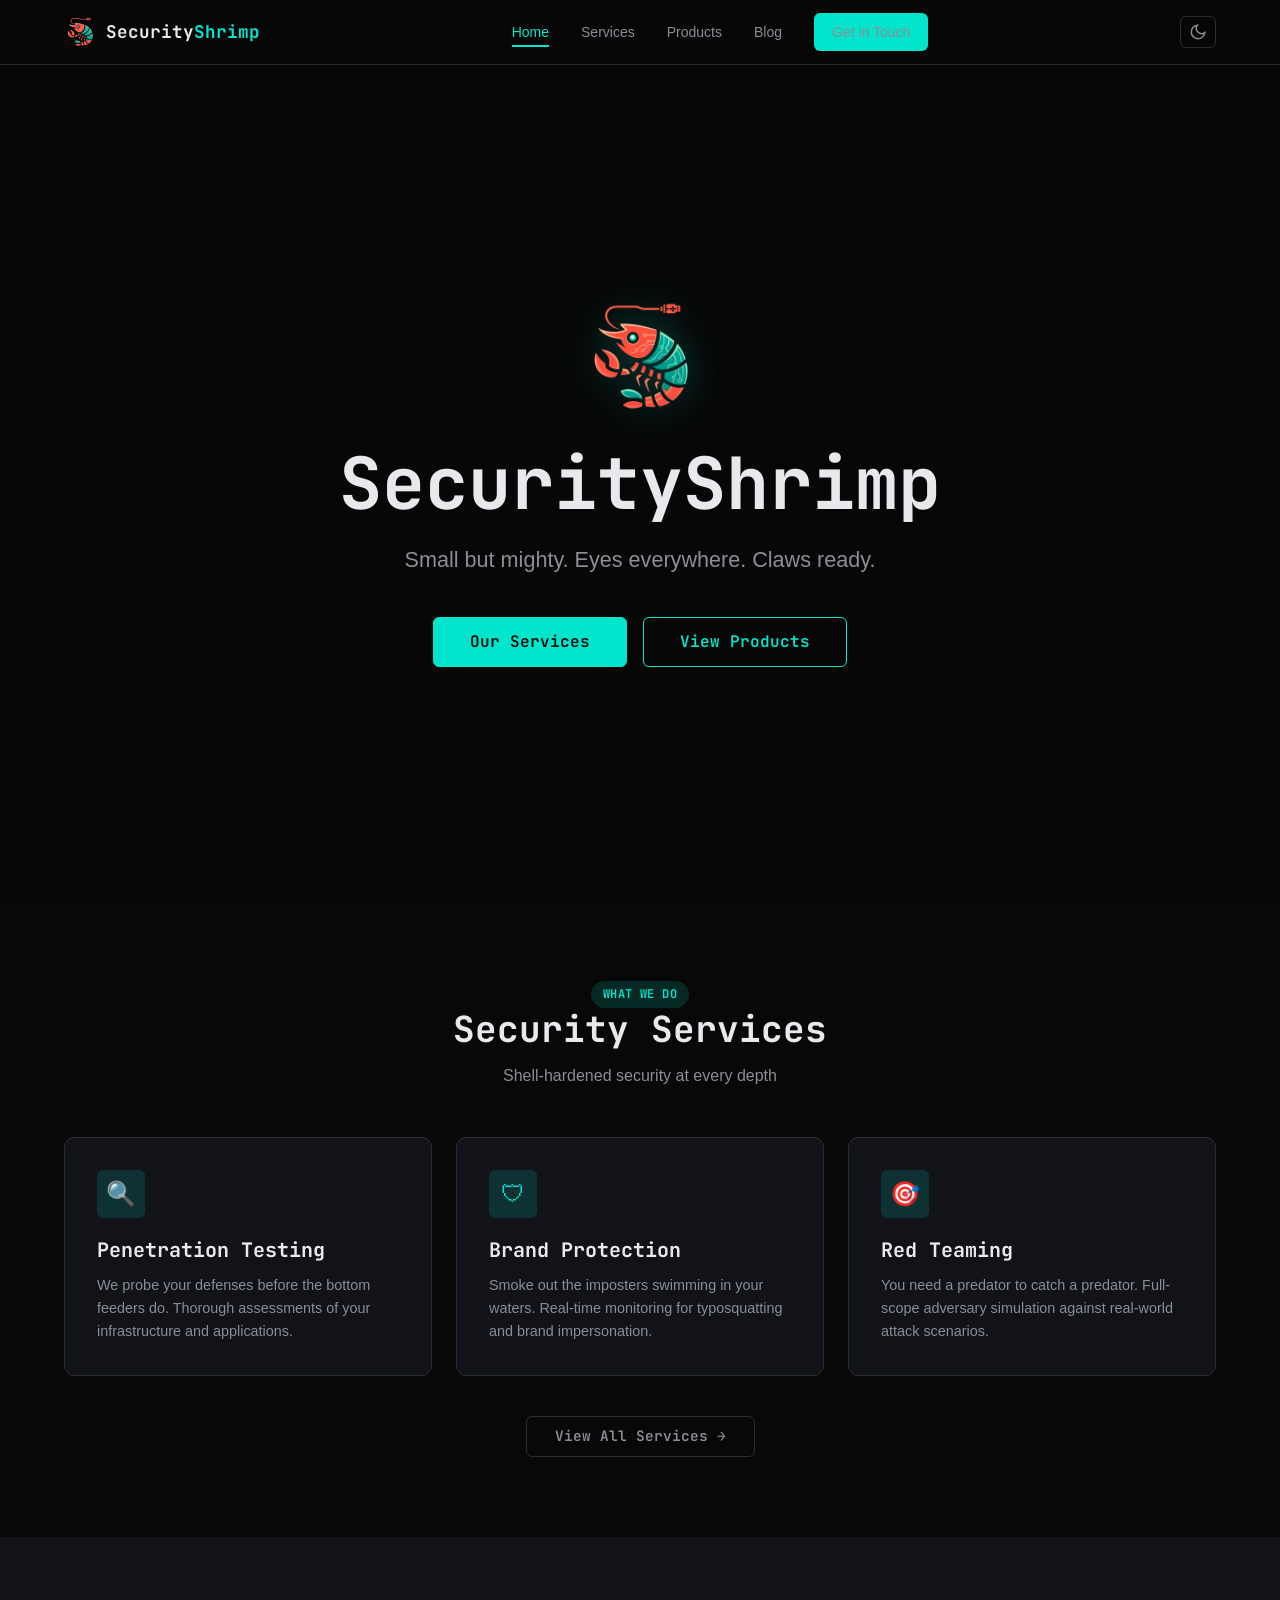
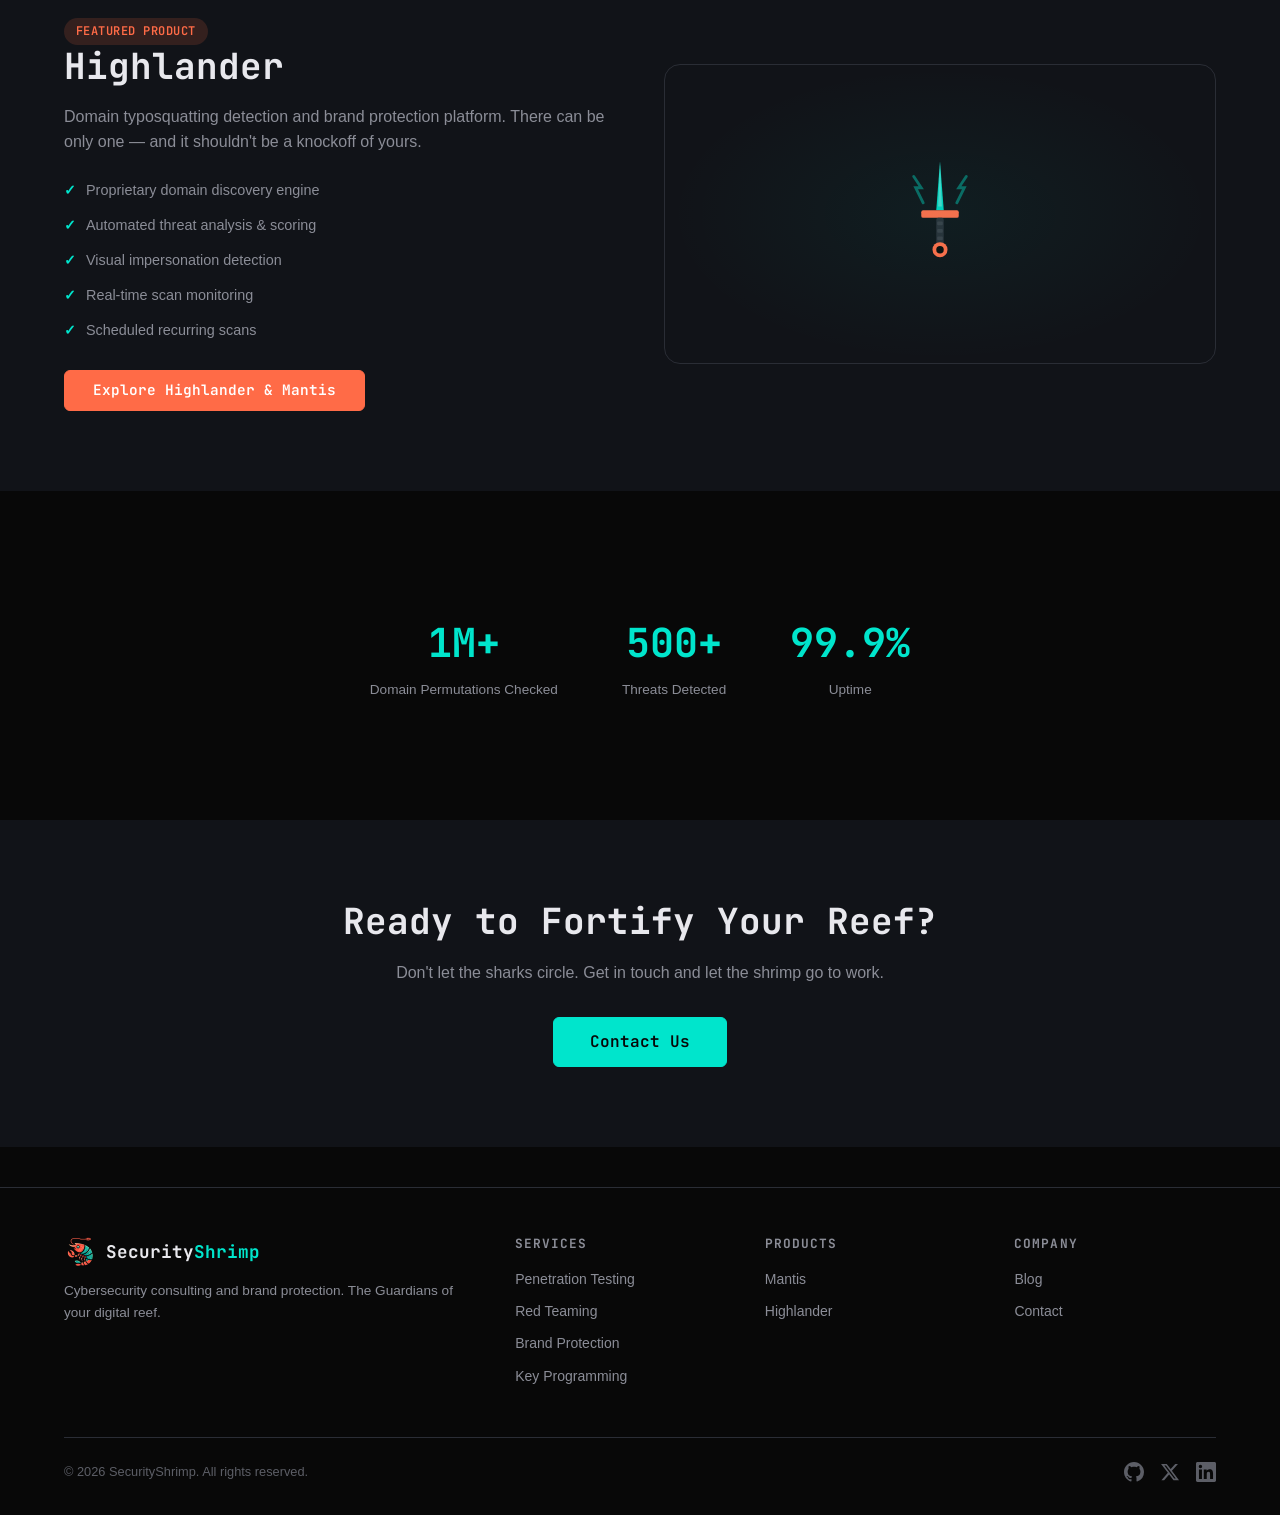
<file: index.html>
<!DOCTYPE html>
<html lang="en">
<head>
  <meta charset="UTF-8">
  <meta name="viewport" content="width=device-width, initial-scale=1.0">
  <title>SecurityShrimp — Cybersecurity Consulting, Attack Surface Discovery & Brand Protection</title>
  <meta name="description" content="SecurityShrimp provides cybersecurity consulting, penetration testing, red teaming, attack surface discovery, and brand protection. Based in Omaha, NE — guarding your digital reef with Highlander and Mantis.">
  <link rel="canonical" href="https://securityshrimp.com/">
  <!-- Preconnect & Preload -->
  <link rel="preconnect" href="https://fonts.googleapis.com">
  <link rel="preconnect" href="https://fonts.gstatic.com" crossorigin>
  <link rel="preload" href="css/style.css" as="style">
  <link rel="preload" href="img/logo-512.webp" as="image" type="image/webp">
  <!-- Favicon -->
  <link rel="icon" href="favicon.ico" sizes="32x32">
  <link rel="icon" href="img/cyberpunk_shrimp_logo.svg" type="image/svg+xml">
  <link rel="apple-touch-icon" href="img/apple-touch-icon.png">
  <!-- Open Graph -->
  <meta property="og:type" content="website">
  <meta property="og:title" content="SecurityShrimp — Cybersecurity Consulting, Attack Surface Discovery & Brand Protection">
  <meta property="og:description" content="SecurityShrimp provides cybersecurity consulting, penetration testing, red teaming, attack surface discovery, and brand protection. Guarding your digital reef with Highlander and Mantis.">
  <meta property="og:image" content="https://securityshrimp.com/img/og-image.png">
  <meta property="og:url" content="https://securityshrimp.com">
  <meta property="og:site_name" content="SecurityShrimp">
  <!-- Twitter Card -->
  <meta name="twitter:card" content="summary_large_image">
  <meta name="twitter:site" content="@securityshrimp">
  <meta name="twitter:title" content="SecurityShrimp — Cybersecurity Consulting, Attack Surface Discovery & Brand Protection">
  <meta name="twitter:description" content="SecurityShrimp provides cybersecurity consulting, penetration testing, red teaming, attack surface discovery, and brand protection. Guarding your digital reef with Highlander and Mantis.">
  <meta name="twitter:image" content="https://securityshrimp.com/img/og-image.png">
  <link rel="stylesheet" href="css/style.css">
  <!-- Structured Data -->
  <script type="application/ld+json">
  {
    "@context": "https://schema.org",
    "@type": "Organization",
    "name": "SecurityShrimp",
    "legalName": "Security Shrimp LTD",
    "url": "https://securityshrimp.com",
    "logo": "https://securityshrimp.com/img/og-image.png",
    "image": "https://securityshrimp.com/img/og-image.png",
    "description": "Cybersecurity consulting, penetration testing, red teaming, attack surface discovery, and brand protection.",
    "address": {
      "@type": "PostalAddress",
      "streetAddress": "P.O. Box 6092",
      "addressLocality": "Omaha",
      "addressRegion": "NE",
      "postalCode": "68106",
      "addressCountry": "US"
    },
    "sameAs": [
      "https://x.com/securityshrimp",
      "https://linkedin.com/in/skipcruse",
      "https://github.com/f8al"
    ],
    "contactPoint": [
      {
        "@type": "ContactPoint",
        "email": "info@securityshrimp.com",
        "contactType": "customer service"
      },
      {
        "@type": "ContactPoint",
        "email": "sales@securityshrimp.com",
        "contactType": "sales"
      }
    ],
    "knowsAbout": [
      "Penetration Testing",
      "Red Teaming",
      "Attack Surface Management",
      "Brand Protection",
      "Domain Typosquatting Detection",
      "Cybersecurity Consulting",
      "Security Assessments",
      "vCISO Services",
      "Automotive Key Programming"
    ]
  }
  </script>
  <script type="application/ld+json">
  {
    "@context": "https://schema.org",
    "@type": "WebSite",
    "name": "SecurityShrimp",
    "url": "https://securityshrimp.com"
  }
  </script>
</head>
<body>

  <!-- Navigation -->
  <nav class="nav">
    <div class="container">
      <a href="index.html" class="nav-logo">
        <img src="img/logo-64.png" alt="SecurityShrimp" width="32" height="32">
        <span>Security<span class="logo-accent">Shrimp</span></span>
      </a>
      <div class="nav-links">
        <a href="index.html">Home</a>
        <a href="services.html">Services</a>
        <a href="products.html">Products</a>
        <a href="blog.html">Blog</a>
        <a href="services.html#contact" class="nav-cta">Get in Touch</a>
      </div>
      <button class="theme-toggle" aria-label="Toggle light/dark mode">
        <svg class="icon-moon" viewBox="0 0 24 24" fill="none" stroke="currentColor" stroke-width="2"><path d="M21 12.79A9 9 0 1111.21 3 7 7 0 0021 12.79z"/></svg>
        <svg class="icon-sun" viewBox="0 0 24 24" fill="none" stroke="currentColor" stroke-width="2"><circle cx="12" cy="12" r="5"/><path d="M12 1v2M12 21v2M4.22 4.22l1.42 1.42M18.36 18.36l1.42 1.42M1 12h2M21 12h2M4.22 19.78l1.42-1.42M18.36 5.64l1.42-1.42"/></svg>
      </button>
      <button class="nav-toggle" aria-label="Toggle menu" aria-expanded="false">
        <svg viewBox="0 0 24 24" fill="none" stroke="currentColor" stroke-width="2"><path d="M3 12h18M3 6h18M3 18h18"/></svg>
      </button>
    </div>
  </nav>

  <main>
  <!-- Hero -->
  <section class="hero">
    <canvas id="matrix-canvas" class="hero-canvas"></canvas>
    <div class="hero-scanlines"></div>
    <div class="hero-content">
      <picture>
        <source srcset="img/logo-512.webp" type="image/webp">
        <img src="img/logo-512.png" alt="SecurityShrimp logo" class="hero-logo" fetchpriority="high" width="120" height="120">
      </picture>
      <h1><span class="glitch" data-text="SecurityShrimp">SecurityShrimp</span></h1>
      <p class="tagline">Small but mighty. Eyes everywhere. Claws ready.</p>
      <div class="hero-actions">
        <a href="services.html" class="btn btn-primary btn-lg">Our Services</a>
        <a href="products.html" class="btn btn-secondary btn-lg">View Products</a>
      </div>
    </div>
  </section>

  <!-- Services Preview -->
  <section class="section">
    <div class="container">
      <div class="section-header fade-in">
        <span class="badge badge-accent">What We Do</span>
        <h2>Security Services</h2>
        <p>Shell-hardened security at every depth</p>
      </div>
      <div class="grid grid-3 fade-in">
        <div class="card">
          <div class="card-icon">&#x1F50D;</div>
          <h3>Penetration Testing</h3>
          <p>We probe your defenses before the bottom feeders do. Thorough assessments of your infrastructure and applications.</p>
        </div>
        <div class="card">
          <div class="card-icon">&#x1F6E1;</div>
          <h3>Brand Protection</h3>
          <p>Smoke out the imposters swimming in your waters. Real-time monitoring for typosquatting and brand impersonation.</p>
        </div>
        <div class="card">
          <div class="card-icon">&#x1F3AF;</div>
          <h3>Red Teaming</h3>
          <p>You need a predator to catch a predator. Full-scope adversary simulation against real-world attack scenarios.</p>
        </div>
      </div>
      <div style="text-align: center; margin-top: 40px;" class="fade-in">
        <a href="services.html" class="btn btn-ghost">View All Services &rarr;</a>
      </div>
    </div>
  </section>

  <!-- Product Highlight -->
  <section class="section" style="background: var(--bg-surface);">
    <div class="container">
      <div class="product-highlight fade-in">
        <div class="product-highlight-content">
          <span class="badge badge-coral">Featured Product</span>
          <h2>Highlander</h2>
          <p>Domain typosquatting detection and brand protection platform. There can be only one &mdash; and it shouldn't be a knockoff of yours.</p>
          <div class="product-features">
            <div class="product-feature"><span class="check">&#10003;</span> Proprietary domain discovery engine</div>
            <div class="product-feature"><span class="check">&#10003;</span> Automated threat analysis &amp; scoring</div>
            <div class="product-feature"><span class="check">&#10003;</span> Visual impersonation detection</div>
            <div class="product-feature"><span class="check">&#10003;</span> Real-time scan monitoring</div>
            <div class="product-feature"><span class="check">&#10003;</span> Scheduled recurring scans</div>
          </div>
          <a href="products.html" class="btn btn-coral">Explore Highlander &amp; Mantis</a>
        </div>
        <div class="product-visual">
          <img src="img/highlander.svg" alt="Highlander" width="120" height="120">
        </div>
      </div>
    </div>
  </section>

  <!-- Stats -->
  <section class="section">
    <div class="container">
      <div class="stats fade-in">
        <div class="stat">
          <div class="stat-value">1M+</div>
          <div class="stat-label">Domain Permutations Checked</div>
        </div>
        <div class="stat">
          <div class="stat-value">500+</div>
          <div class="stat-label">Threats Detected</div>
        </div>
        <div class="stat">
          <div class="stat-value">99.9%</div>
          <div class="stat-label">Uptime</div>
        </div>
      </div>
    </div>
  </section>

  <!-- CTA -->
  <section class="section" style="background: var(--bg-surface);">
    <div class="container" style="text-align: center;">
      <div class="fade-in">
        <h2>Ready to Fortify Your Reef?</h2>
        <p style="margin: 16px auto 32px;">Don't let the sharks circle. Get in touch and let the shrimp go to work.</p>
        <a href="services.html#contact" class="btn btn-primary btn-lg">Contact Us</a>
      </div>
    </div>
  </section>

  </main>

  <!-- Footer -->
  <footer class="footer">
    <div class="container">
      <div class="footer-grid">
        <div class="footer-brand">
          <a href="index.html" class="nav-logo">
            <img src="img/logo-64.png" alt="SecurityShrimp" width="28" height="28">
            <span>Security<span class="logo-accent">Shrimp</span></span>
          </a>
          <p>Cybersecurity consulting and brand protection.
            The Guardians of your digital reef.</p>
        </div>
        <div class="footer-col">
          <h4>Services</h4>
          <a href="services.html">Penetration Testing</a>
          <a href="services.html">Red Teaming</a>
          <a href="services.html">Brand Protection</a>
          <a href="services.html">Key Programming</a>
        </div>
        <div class="footer-col">
          <h4>Products</h4>
          <a href="products.html">Mantis</a>
          <a href="products.html">Highlander</a>
        </div>
        <div class="footer-col">
          <h4>Company</h4>
          <a href="blog.html">Blog</a>
          <a href="services.html#contact">Contact</a>
        </div>
      </div>
      <div class="footer-bottom">
        <span>&copy; 2026 SecurityShrimp. All rights reserved.</span>
        <div class="footer-socials">
          <a href="https://github.com/f8al" aria-label="GitHub">
            <svg width="20" height="20" viewBox="0 0 24 24" fill="currentColor"><path d="M12 0C5.37 0 0 5.37 0 12c0 5.31 3.435 9.795 8.205 11.385.6.105.825-.255.825-.57 0-.285-.015-1.23-.015-2.235-3.015.555-3.795-.735-4.035-1.41-.135-.345-.72-1.41-1.23-1.695-.42-.225-1.02-.78-.015-.795.945-.015 1.62.87 1.845 1.23 1.08 1.815 2.805 1.305 3.495.99.105-.78.42-1.305.765-1.605-2.67-.3-5.46-1.335-5.46-5.925 0-1.305.465-2.385 1.23-3.225-.12-.3-.54-1.53.12-3.18 0 0 1.005-.315 3.3 1.23.96-.27 1.98-.405 3-.405s2.04.135 3 .405c2.295-1.56 3.3-1.23 3.3-1.23.66 1.65.24 2.88.12 3.18.765.84 1.23 1.905 1.23 3.225 0 4.605-2.805 5.625-5.475 5.925.435.375.81 1.095.81 2.22 0 1.605-.015 2.895-.015 3.3 0 .315.225.69.825.57A12.02 12.02 0 0024 12c0-6.63-5.37-12-12-12z"/></svg>
          </a>
          <a href="https://x.com/securityshrimp" aria-label="Twitter">
            <svg width="20" height="20" viewBox="0 0 24 24" fill="currentColor"><path d="M18.244 2.25h3.308l-7.227 8.26 8.502 11.24H16.17l-5.214-6.817L4.99 21.75H1.68l7.73-8.835L1.254 2.25H8.08l4.713 6.231zm-1.161 17.52h1.833L7.084 4.126H5.117z"/></svg>
          </a>
          <a href="https://linkedin.com/in/skipcruse" aria-label="LinkedIn">
            <svg width="20" height="20" viewBox="0 0 24 24" fill="currentColor"><path d="M20.447 20.452h-3.554v-5.569c0-1.328-.027-3.037-1.852-3.037-1.853 0-2.136 1.445-2.136 2.939v5.667H9.351V9h3.414v1.561h.046c.477-.9 1.637-1.85 3.37-1.85 3.601 0 4.267 2.37 4.267 5.455v6.286zM5.337 7.433a2.062 2.062 0 01-2.063-2.065 2.064 2.064 0 112.063 2.065zm1.782 13.019H3.555V9h3.564v11.452zM22.225 0H1.771C.792 0 0 .774 0 1.729v20.542C0 23.227.792 24 1.771 24h20.451C23.2 24 24 23.227 24 22.271V1.729C24 .774 23.2 0 22.222 0h.003z"/></svg>
          </a>
        </div>
      </div>
    </div>
  </footer>

  <script src="js/effects.js"></script>
  <script src="js/main.js"></script>
</body>
</html>
</file>
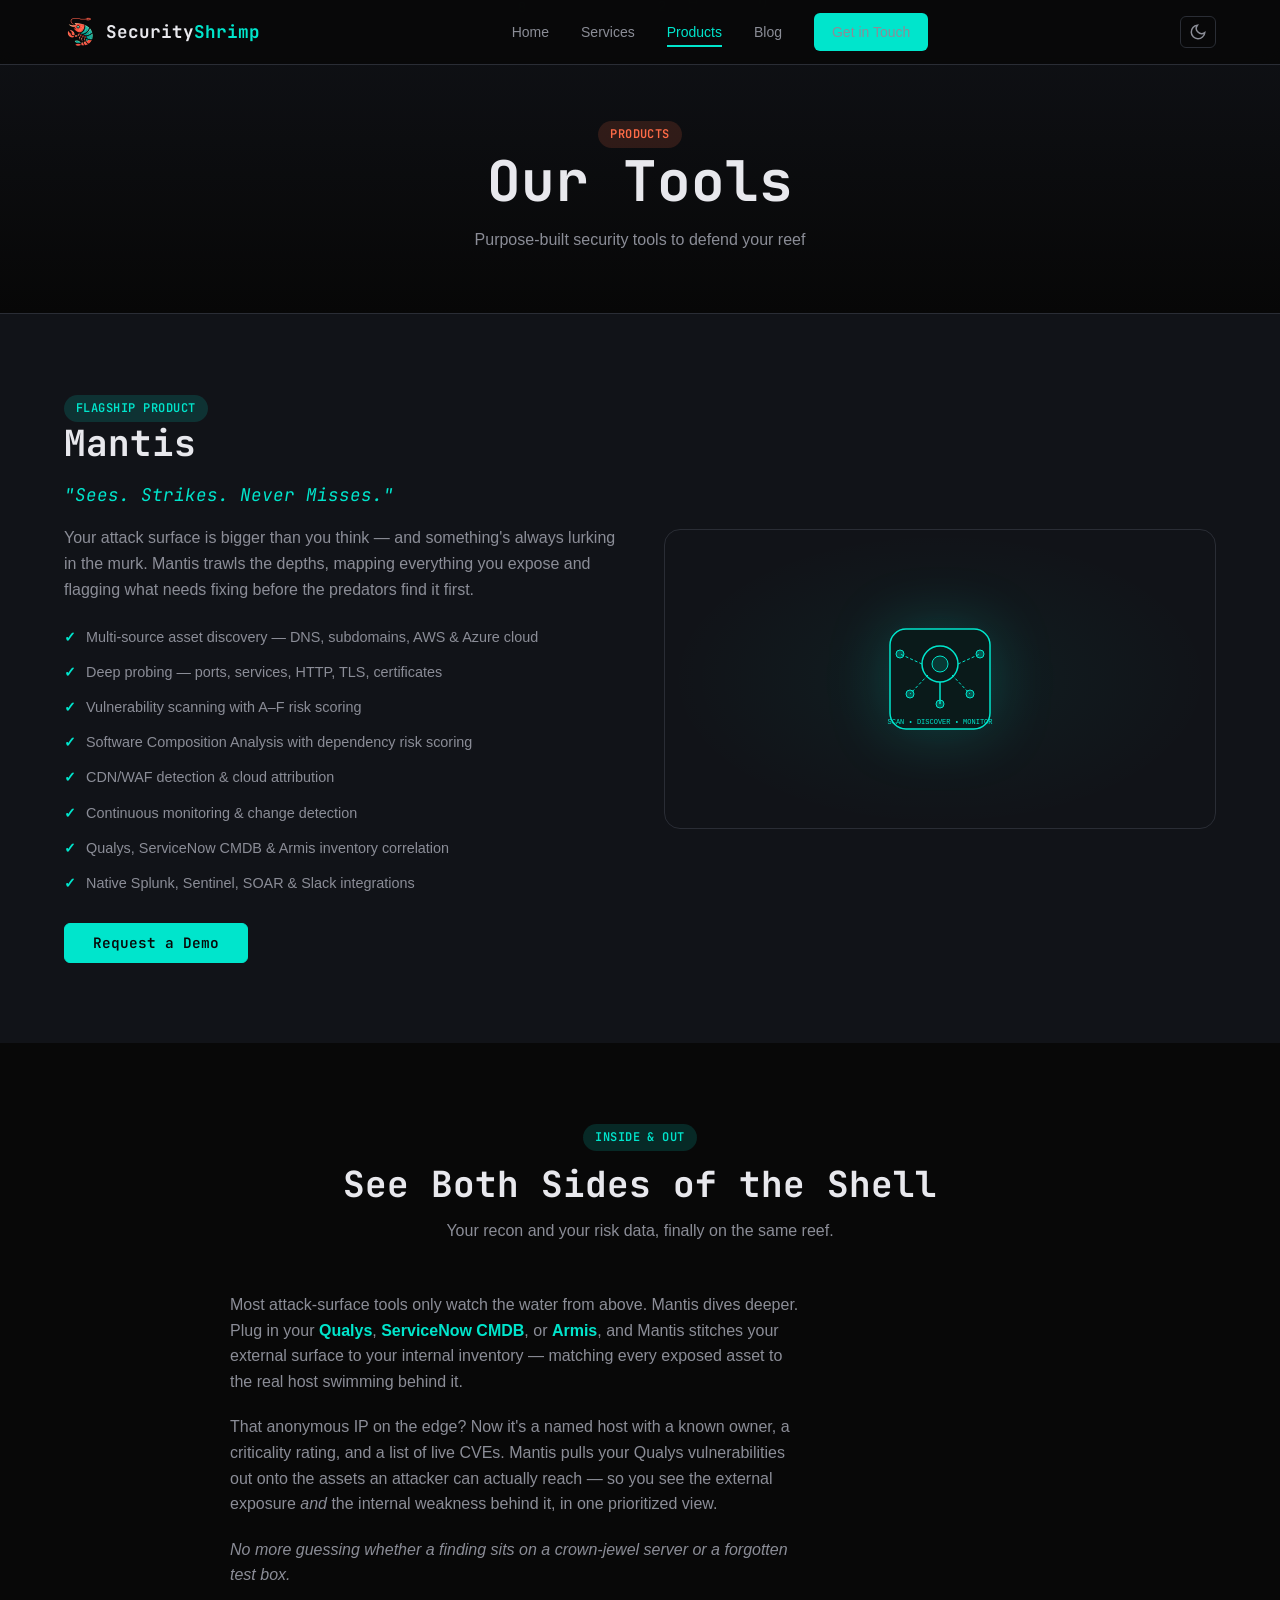
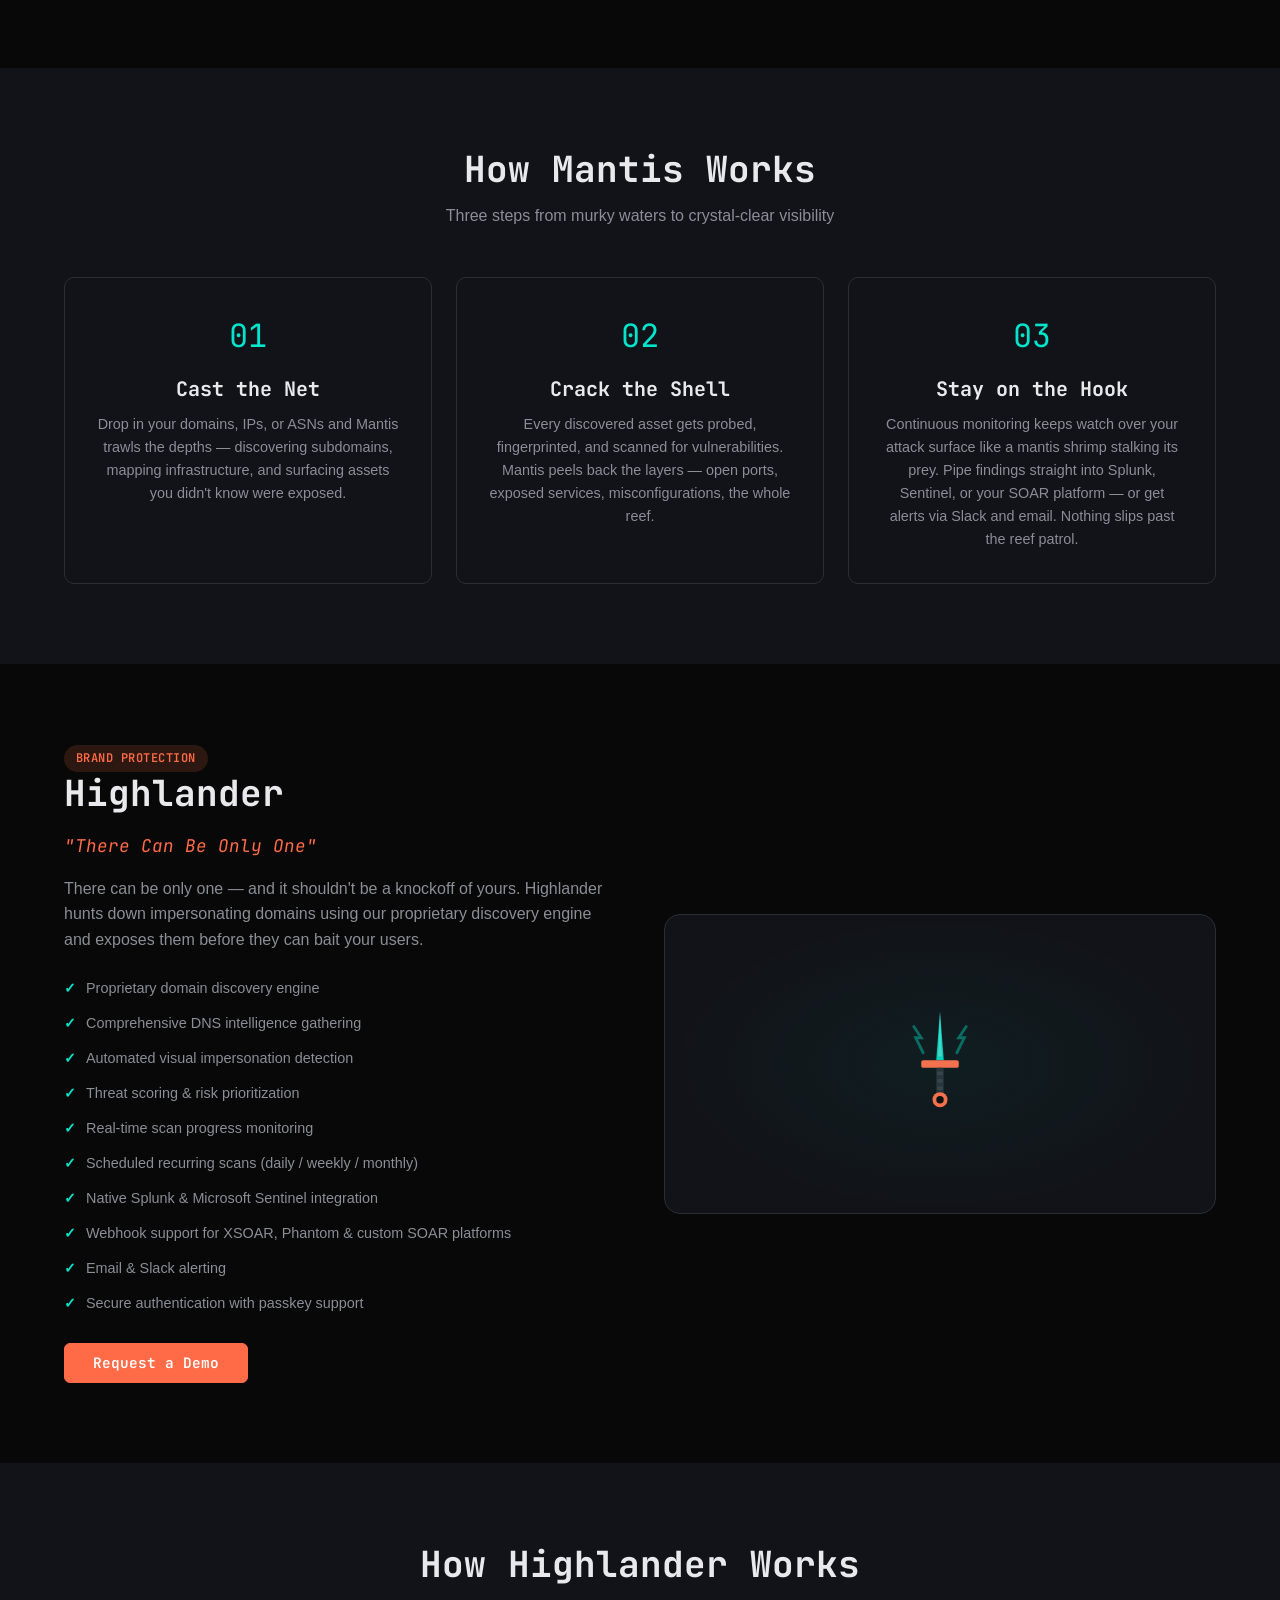
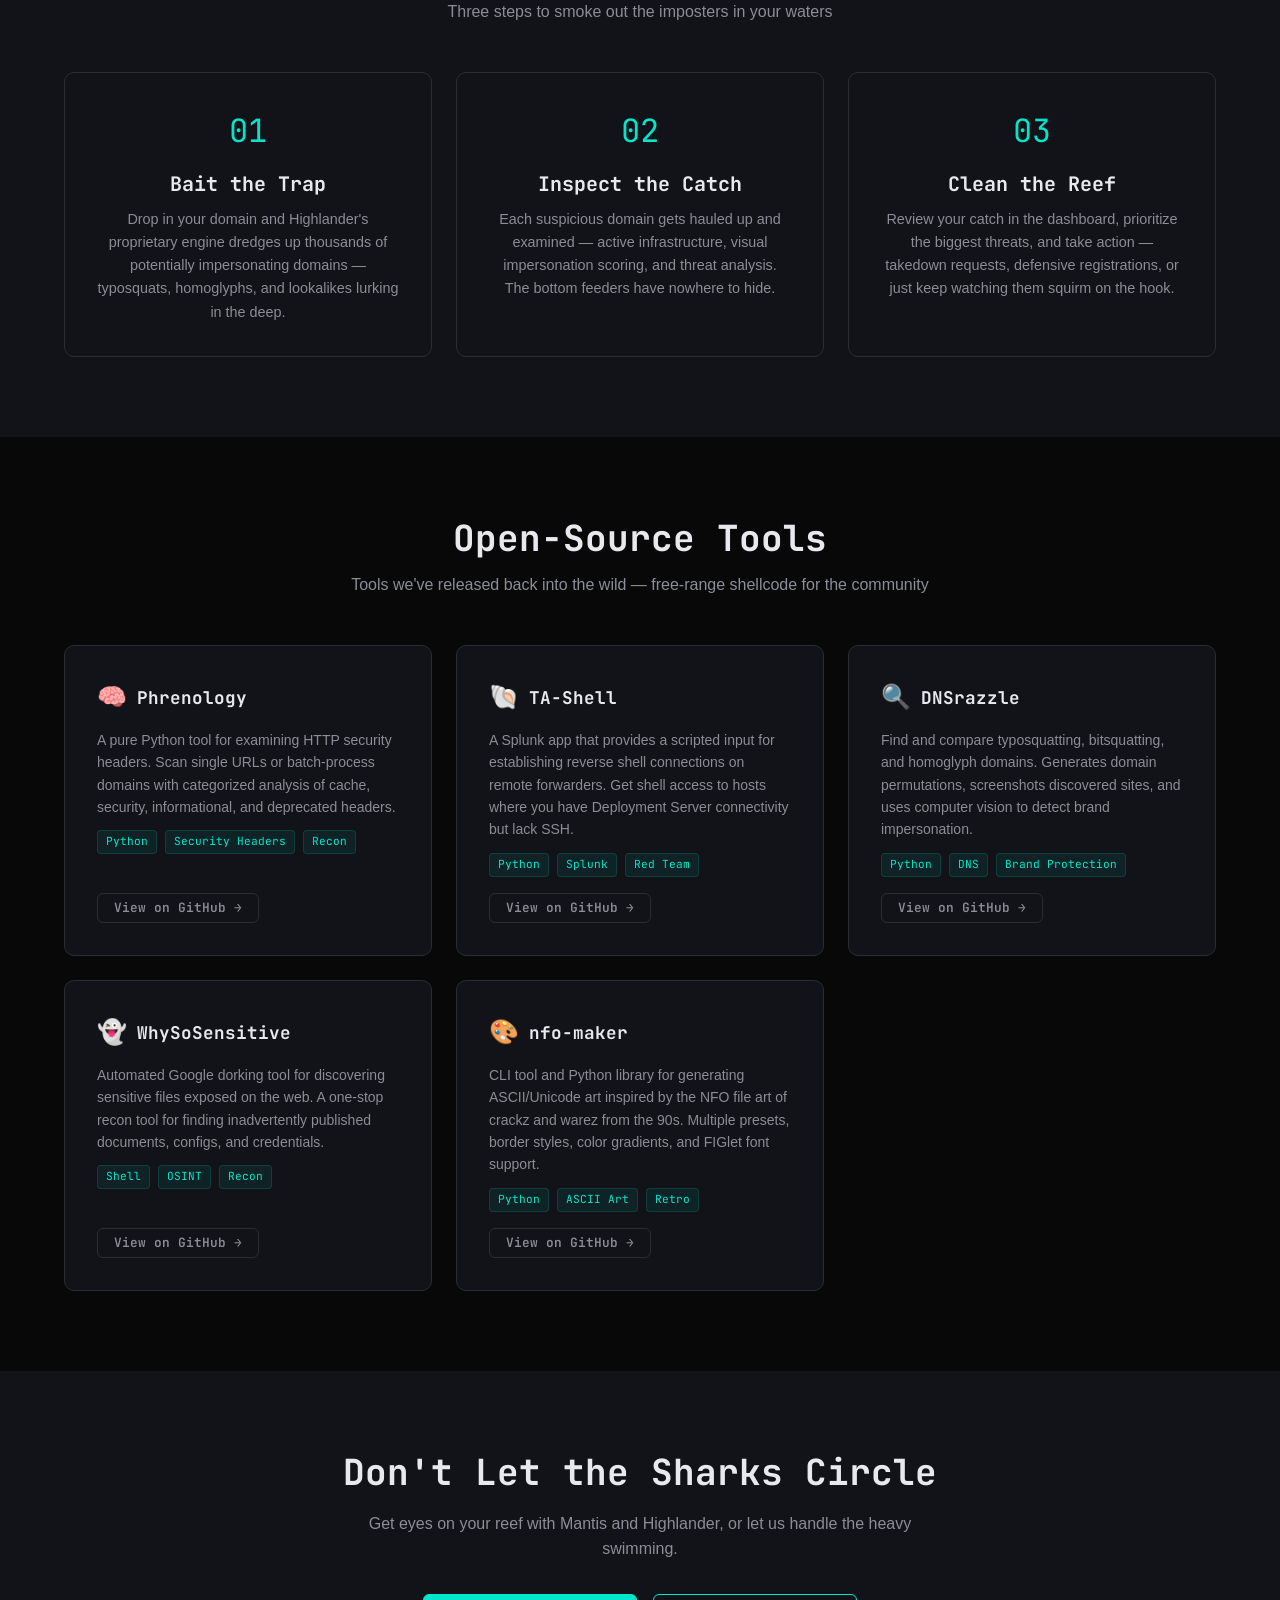
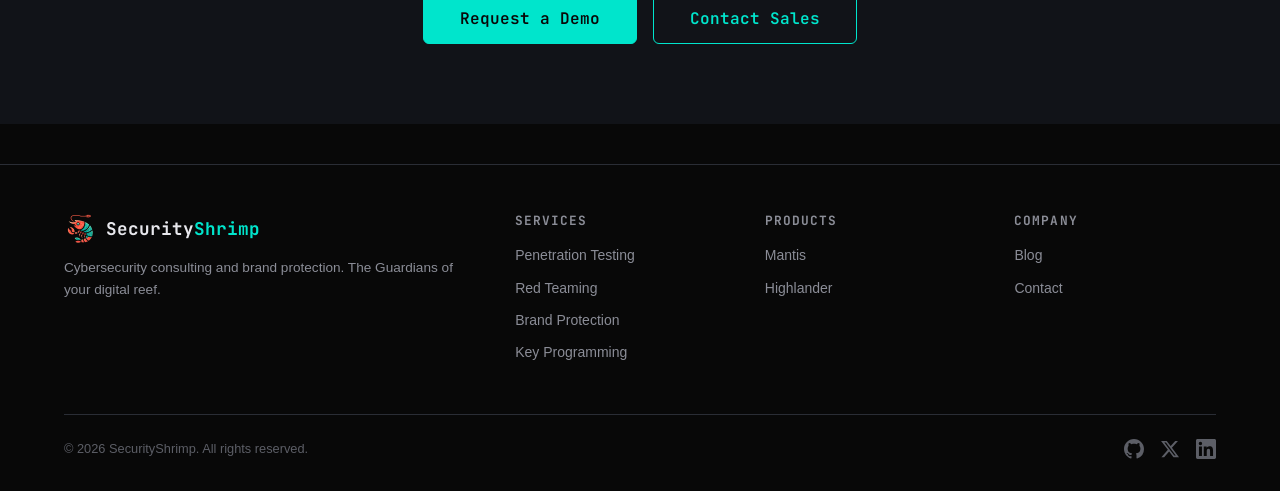
<file: products.html>
<!DOCTYPE html>
<html lang="en">
<head>
  <meta charset="UTF-8">
  <meta name="viewport" content="width=device-width, initial-scale=1.0">
  <title>Products — SecurityShrimp | Cybersecurity Consulting, Attack Surface Discovery & Brand Protection</title>
  <meta name="description" content="SecurityShrimp products: Mantis attack surface discovery that correlates external exposure with Qualys, ServiceNow CMDB, and Armis inventory; Highlander domain typosquatting detection and brand protection; plus open-source security tools.">
  <link rel="preconnect" href="https://fonts.googleapis.com">
  <link rel="preconnect" href="https://fonts.gstatic.com" crossorigin>
  <link rel="canonical" href="https://securityshrimp.com/products.html">
  <!-- Favicon -->
  <link rel="icon" href="favicon.ico" sizes="32x32">
  <link rel="icon" href="img/cyberpunk_shrimp_logo.svg" type="image/svg+xml">
  <link rel="apple-touch-icon" href="img/apple-touch-icon.png">
  <!-- Open Graph -->
  <meta property="og:type" content="website">
  <meta property="og:title" content="Products — SecurityShrimp">
  <meta property="og:description" content="SecurityShrimp products: Mantis attack surface discovery with Qualys/ServiceNow/Armis correlation, Highlander domain typosquatting detection, and open-source security tools.">
  <meta property="og:image" content="https://securityshrimp.com/img/og-image.png">
  <meta property="og:url" content="https://securityshrimp.com/products.html">
  <meta property="og:site_name" content="SecurityShrimp">
  <meta name="twitter:card" content="summary_large_image">
  <meta name="twitter:site" content="@securityshrimp">
  <meta name="twitter:image" content="https://securityshrimp.com/img/og-image.png">
  <link rel="stylesheet" href="css/style.css">
  <script type="application/ld+json">
  {
    "@context": "https://schema.org",
    "@type": "BreadcrumbList",
    "itemListElement": [
      { "@type": "ListItem", "position": 1, "name": "Home", "item": "https://securityshrimp.com/" },
      { "@type": "ListItem", "position": 2, "name": "Products", "item": "https://securityshrimp.com/products.html" }
    ]
  }
  </script>
  <script type="application/ld+json">
  [
    {
      "@context": "https://schema.org",
      "@type": "SoftwareApplication",
      "name": "Mantis",
      "applicationCategory": "SecurityApplication",
      "operatingSystem": "Web",
      "description": "Attack surface discovery and monitoring with Software Composition Analysis and dependency risk scoring. Maps external exposure to internal Qualys, ServiceNow CMDB, and Armis inventory — with A–F risk scoring and native Splunk, Sentinel, SOAR, and alerting integrations.",
      "offers": { "@type": "Offer", "price": "0", "priceCurrency": "USD", "availability": "https://schema.org/OnlineOnly" },
      "author": { "@type": "Organization", "name": "SecurityShrimp" }
    },
    {
      "@context": "https://schema.org",
      "@type": "SoftwareApplication",
      "name": "Highlander",
      "applicationCategory": "SecurityApplication",
      "operatingSystem": "Web",
      "description": "Domain typosquatting detection and brand protection platform. Discover impersonating domains before they can harm your users.",
      "offers": { "@type": "Offer", "price": "0", "priceCurrency": "USD", "availability": "https://schema.org/OnlineOnly" },
      "author": { "@type": "Organization", "name": "SecurityShrimp" }
    }
  ]
  </script>
</head>
<body>

  <!-- Navigation -->
  <nav class="nav">
    <div class="container">
      <a href="index.html" class="nav-logo">
        <img src="img/logo-64.png" alt="SecurityShrimp" width="32" height="32">
        <span>Security<span class="logo-accent">Shrimp</span></span>
      </a>
      <div class="nav-links">
        <a href="index.html">Home</a>
        <a href="services.html">Services</a>
        <a href="products.html">Products</a>
        <a href="blog.html">Blog</a>
        <a href="services.html#contact" class="nav-cta">Get in Touch</a>
      </div>
      <button class="theme-toggle" aria-label="Toggle light/dark mode">
        <svg class="icon-moon" viewBox="0 0 24 24" fill="none" stroke="currentColor" stroke-width="2"><path d="M21 12.79A9 9 0 1111.21 3 7 7 0 0021 12.79z"/></svg>
        <svg class="icon-sun" viewBox="0 0 24 24" fill="none" stroke="currentColor" stroke-width="2"><circle cx="12" cy="12" r="5"/><path d="M12 1v2M12 21v2M4.22 4.22l1.42 1.42M18.36 18.36l1.42 1.42M1 12h2M21 12h2M4.22 19.78l1.42-1.42M18.36 5.64l1.42-1.42"/></svg>
      </button>
      <button class="nav-toggle" aria-label="Toggle menu" aria-expanded="false">
        <svg viewBox="0 0 24 24" fill="none" stroke="currentColor" stroke-width="2"><path d="M3 12h18M3 6h18M3 18h18"/></svg>
      </button>
    </div>
  </nav>

  <main>
  <!-- Page Hero -->
  <section class="page-hero">
    <canvas class="hero-canvas matrix-bg"></canvas>
    <div class="container">
      <span class="badge badge-coral">Products</span>
      <h1>Our Tools</h1>
      <p>Purpose-built security tools to defend your reef</p>
    </div>
  </section>

  <!-- Mantis -->
  <section class="section" style="background: var(--bg-surface);">
    <div class="container">
      <div class="product-highlight fade-in">
        <div class="product-highlight-content">
          <span class="badge badge-accent">Flagship Product</span>
          <h2>Mantis</h2>
          <p style="font-size: 1.1rem; color: var(--accent); font-family: var(--font-mono); margin-bottom: 16px;"><em>"Sees. Strikes. Never Misses."</em></p>
          <p>Your attack surface is bigger than you think &mdash; and something's always lurking in the murk. Mantis trawls the depths, mapping everything you expose and flagging what needs fixing before the predators find it first.</p>
          <div class="product-features">
            <div class="product-feature"><span class="check">&#10003;</span> Multi-source asset discovery &mdash; DNS, subdomains, AWS &amp; Azure cloud</div>
            <div class="product-feature"><span class="check">&#10003;</span> Deep probing &mdash; ports, services, HTTP, TLS, certificates</div>
            <div class="product-feature"><span class="check">&#10003;</span> Vulnerability scanning with A&ndash;F risk scoring</div>
            <div class="product-feature"><span class="check">&#10003;</span> Software Composition Analysis with dependency risk scoring</div>
            <div class="product-feature"><span class="check">&#10003;</span> CDN/WAF detection &amp; cloud attribution</div>
            <div class="product-feature"><span class="check">&#10003;</span> Continuous monitoring &amp; change detection</div>
            <div class="product-feature"><span class="check">&#10003;</span> Qualys, ServiceNow CMDB &amp; Armis inventory correlation</div>
            <div class="product-feature"><span class="check">&#10003;</span> Native Splunk, Sentinel, SOAR &amp; Slack integrations</div>
          </div>
          <div style="display: flex; gap: 12px; flex-wrap: wrap;">
            <a href="services.html#contact" class="btn btn-primary">Request a Demo</a>
          </div>
        </div>
        <div class="product-visual">
          <svg viewBox="0 0 120 120" width="120" height="120" fill="none" xmlns="http://www.w3.org/2000/svg">
            <rect x="10" y="10" width="100" height="100" rx="16" fill="#0a1a1a" stroke="#00E5CC" stroke-width="1.5"/>
            <circle cx="60" cy="45" r="18" stroke="#00E5CC" stroke-width="1.5" fill="none"/>
            <circle cx="60" cy="45" r="8" stroke="#00E5CC" stroke-width="1" fill="#00E5CC" fill-opacity="0.15"/>
            <path d="M60 63 L60 85" stroke="#00E5CC" stroke-width="1.5"/>
            <path d="M42 45 L20 35" stroke="#00E5CC" stroke-width="1" stroke-dasharray="3 2"/>
            <path d="M78 45 L100 35" stroke="#00E5CC" stroke-width="1" stroke-dasharray="3 2"/>
            <path d="M48 56 L30 75" stroke="#00E5CC" stroke-width="1" stroke-dasharray="3 2"/>
            <path d="M72 56 L90 75" stroke="#00E5CC" stroke-width="1" stroke-dasharray="3 2"/>
            <circle cx="20" cy="35" r="4" fill="#00E5CC" fill-opacity="0.3" stroke="#00E5CC" stroke-width="1"/>
            <circle cx="100" cy="35" r="4" fill="#00E5CC" fill-opacity="0.3" stroke="#00E5CC" stroke-width="1"/>
            <circle cx="30" cy="75" r="4" fill="#00E5CC" fill-opacity="0.3" stroke="#00E5CC" stroke-width="1"/>
            <circle cx="90" cy="75" r="4" fill="#00E5CC" fill-opacity="0.3" stroke="#00E5CC" stroke-width="1"/>
            <circle cx="60" cy="85" r="4" fill="#00E5CC" fill-opacity="0.3" stroke="#00E5CC" stroke-width="1"/>
            <text x="60" y="105" text-anchor="middle" fill="#00E5CC" font-family="monospace" font-size="7">SCAN &#x2022; DISCOVER &#x2022; MONITOR</text>
          </svg>
        </div>
      </div>
    </div>
  </section>

  <!-- Mantis: Inside & Out -->
  <section class="section">
    <div class="container">
      <div class="section-header fade-in">
        <span class="badge badge-accent" style="margin-bottom: 12px;">Inside &amp; Out</span>
        <h2>See Both Sides of the Shell</h2>
        <p>Your recon and your risk data, finally on the same reef.</p>
      </div>
      <div class="fade-in" style="max-width: 820px; margin: 0 auto;">
        <p style="margin-bottom: 20px;">Most attack-surface tools only watch the water from above. Mantis dives deeper. Plug in your <strong style="color: var(--accent);">Qualys</strong>, <strong style="color: var(--accent);">ServiceNow CMDB</strong>, or <strong style="color: var(--accent);">Armis</strong>, and Mantis stitches your external surface to your internal inventory &mdash; matching every exposed asset to the real host swimming behind it.</p>
        <p style="margin-bottom: 20px;">That anonymous IP on the edge? Now it's a named host with a known owner, a criticality rating, and a list of live CVEs. Mantis pulls your Qualys vulnerabilities out onto the assets an attacker can actually reach &mdash; so you see the external exposure <em>and</em> the internal weakness behind it, in one prioritized view.</p>
        <p style="color: var(--text-secondary); font-style: italic;">No more guessing whether a finding sits on a crown-jewel server or a forgotten test box.</p>
      </div>
    </div>
  </section>

  <!-- How Mantis Works -->
  <section class="section" style="background: var(--bg-surface);">
    <div class="container">
      <div class="section-header fade-in">
        <h2>How Mantis Works</h2>
        <p>Three steps from murky waters to crystal-clear visibility</p>
      </div>
      <div class="grid grid-3 fade-in">
        <div class="card" style="text-align: center;">
          <div style="font-size: 2rem; color: var(--accent); font-family: var(--font-mono); margin-bottom: 16px;">01</div>
          <h3>Cast the Net</h3>
          <p>Drop in your domains, IPs, or ASNs and Mantis trawls the depths &mdash; discovering subdomains, mapping infrastructure, and surfacing assets you didn't know were exposed.</p>
        </div>
        <div class="card" style="text-align: center;">
          <div style="font-size: 2rem; color: var(--accent); font-family: var(--font-mono); margin-bottom: 16px;">02</div>
          <h3>Crack the Shell</h3>
          <p>Every discovered asset gets probed, fingerprinted, and scanned for vulnerabilities. Mantis peels back the layers &mdash; open ports, exposed services, misconfigurations, the whole reef.</p>
        </div>
        <div class="card" style="text-align: center;">
          <div style="font-size: 2rem; color: var(--accent); font-family: var(--font-mono); margin-bottom: 16px;">03</div>
          <h3>Stay on the Hook</h3>
          <p>Continuous monitoring keeps watch over your attack surface like a mantis shrimp stalking its prey. Pipe findings straight into Splunk, Sentinel, or your SOAR platform &mdash; or get alerts via Slack and email. Nothing slips past the reef patrol.</p>
        </div>
      </div>
    </div>
  </section>

  <!-- Highlander -->
  <section class="section">
    <div class="container">
      <div class="product-highlight fade-in">
        <div class="product-highlight-content">
          <span class="badge badge-coral">Brand Protection</span>
          <h2>Highlander</h2>
          <p style="font-size: 1.1rem; color: var(--accent-2); font-family: var(--font-mono); margin-bottom: 16px;"><em>"There Can Be Only One"</em></p>
          <p>There can be only one &mdash; and it shouldn't be a knockoff of yours. Highlander hunts down impersonating domains using our proprietary discovery engine and exposes them before they can bait your users.</p>
          <div class="product-features">
            <div class="product-feature"><span class="check">&#10003;</span> Proprietary domain discovery engine</div>
            <div class="product-feature"><span class="check">&#10003;</span> Comprehensive DNS intelligence gathering</div>
            <div class="product-feature"><span class="check">&#10003;</span> Automated visual impersonation detection</div>
            <div class="product-feature"><span class="check">&#10003;</span> Threat scoring &amp; risk prioritization</div>
            <div class="product-feature"><span class="check">&#10003;</span> Real-time scan progress monitoring</div>
            <div class="product-feature"><span class="check">&#10003;</span> Scheduled recurring scans (daily / weekly / monthly)</div>
            <div class="product-feature"><span class="check">&#10003;</span> Native Splunk &amp; Microsoft Sentinel integration</div>
            <div class="product-feature"><span class="check">&#10003;</span> Webhook support for XSOAR, Phantom &amp; custom SOAR platforms</div>
            <div class="product-feature"><span class="check">&#10003;</span> Email &amp; Slack alerting</div>
            <div class="product-feature"><span class="check">&#10003;</span> Secure authentication with passkey support</div>
          </div>
          <div style="display: flex; gap: 12px; flex-wrap: wrap;">
            <a href="services.html#contact" class="btn btn-coral">Request a Demo</a>
          </div>
        </div>
        <div class="product-visual">
          <img src="img/highlander.svg" alt="Highlander" width="120" height="120">
        </div>
      </div>
    </div>
  </section>

  <!-- How Highlander Works -->
  <section class="section" style="background: var(--bg-surface);">
    <div class="container">
      <div class="section-header fade-in">
        <h2>How Highlander Works</h2>
        <p>Three steps to smoke out the imposters in your waters</p>
      </div>
      <div class="grid grid-3 fade-in">
        <div class="card" style="text-align: center;">
          <div style="font-size: 2rem; color: var(--accent); font-family: var(--font-mono); margin-bottom: 16px;">01</div>
          <h3>Bait the Trap</h3>
          <p>Drop in your domain and Highlander's proprietary engine dredges up thousands of potentially impersonating domains &mdash; typosquats, homoglyphs, and lookalikes lurking in the deep.</p>
        </div>
        <div class="card" style="text-align: center;">
          <div style="font-size: 2rem; color: var(--accent); font-family: var(--font-mono); margin-bottom: 16px;">02</div>
          <h3>Inspect the Catch</h3>
          <p>Each suspicious domain gets hauled up and examined &mdash; active infrastructure, visual impersonation scoring, and threat analysis. The bottom feeders have nowhere to hide.</p>
        </div>
        <div class="card" style="text-align: center;">
          <div style="font-size: 2rem; color: var(--accent); font-family: var(--font-mono); margin-bottom: 16px;">03</div>
          <h3>Clean the Reef</h3>
          <p>Review your catch in the dashboard, prioritize the biggest threats, and take action &mdash; takedown requests, defensive registrations, or just keep watching them squirm on the hook.</p>
        </div>
      </div>
    </div>
  </section>

  <!-- Open-Source Products -->
  <section class="section">
    <div class="container">
      <div class="section-header fade-in">
        <h2>Open-Source Tools</h2>
        <p>Tools we've released back into the wild &mdash; free-range shellcode for the community</p>
      </div>
      <div class="grid grid-3 fade-in" style="gap: 24px;">

        <!-- Phrenology -->
        <div class="card" style="display: flex; flex-direction: column; justify-content: space-between;">
          <div>
            <div style="display: flex; align-items: center; gap: 10px; margin-bottom: 12px;">
              <span style="font-size: 1.5rem;">&#x1F9E0;</span>
              <h3 style="margin: 0; font-size: 1.1rem;">Phrenology</h3>
            </div>
            <p style="font-size: 0.875rem; color: var(--text-secondary); margin-bottom: 12px;">A pure Python tool for examining HTTP security headers. Scan single URLs or batch-process domains with categorized analysis of cache, security, informational, and deprecated headers.</p>
            <div style="display: flex; gap: 8px; flex-wrap: wrap; margin-bottom: 16px;">
              <span class="oss-tag">Python</span>
              <span class="oss-tag">Security Headers</span>
              <span class="oss-tag">Recon</span>
            </div>
          </div>
          <a href="https://github.com/f8al/phrenology" class="btn btn-ghost btn-sm" style="align-self: flex-start;">View on GitHub &rarr;</a>
        </div>

        <!-- TA-Shell -->
        <div class="card" style="display: flex; flex-direction: column; justify-content: space-between;">
          <div>
            <div style="display: flex; align-items: center; gap: 10px; margin-bottom: 12px;">
              <span style="font-size: 1.5rem;">&#x1F41A;</span>
              <h3 style="margin: 0; font-size: 1.1rem;">TA-Shell</h3>
            </div>
            <p style="font-size: 0.875rem; color: var(--text-secondary); margin-bottom: 12px;">A Splunk app that provides a scripted input for establishing reverse shell connections on remote forwarders. Get shell access to hosts where you have Deployment Server connectivity but lack SSH.</p>
            <div style="display: flex; gap: 8px; flex-wrap: wrap; margin-bottom: 16px;">
              <span class="oss-tag">Python</span>
              <span class="oss-tag">Splunk</span>
              <span class="oss-tag">Red Team</span>
            </div>
          </div>
          <a href="https://github.com/f8al/TA-Shell" class="btn btn-ghost btn-sm" style="align-self: flex-start;">View on GitHub &rarr;</a>
        </div>

        <!-- DNSrazzle -->
        <div class="card" style="display: flex; flex-direction: column; justify-content: space-between;">
          <div>
            <div style="display: flex; align-items: center; gap: 10px; margin-bottom: 12px;">
              <span style="font-size: 1.5rem;">&#x1F50D;</span>
              <h3 style="margin: 0; font-size: 1.1rem;">DNSrazzle</h3>
            </div>
            <p style="font-size: 0.875rem; color: var(--text-secondary); margin-bottom: 12px;">Find and compare typosquatting, bitsquatting, and homoglyph domains. Generates domain permutations, screenshots discovered sites, and uses computer vision to detect brand impersonation.</p>
            <div style="display: flex; gap: 8px; flex-wrap: wrap; margin-bottom: 16px;">
              <span class="oss-tag">Python</span>
              <span class="oss-tag">DNS</span>
              <span class="oss-tag">Brand Protection</span>
            </div>
          </div>
          <a href="https://github.com/f8al/DNSrazzle" class="btn btn-ghost btn-sm" style="align-self: flex-start;">View on GitHub &rarr;</a>
        </div>

        <!-- WhySoSensitive -->
        <div class="card" style="display: flex; flex-direction: column; justify-content: space-between;">
          <div>
            <div style="display: flex; align-items: center; gap: 10px; margin-bottom: 12px;">
              <span style="font-size: 1.5rem;">&#x1F47B;</span>
              <h3 style="margin: 0; font-size: 1.1rem;">WhySoSensitive</h3>
            </div>
            <p style="font-size: 0.875rem; color: var(--text-secondary); margin-bottom: 12px;">Automated Google dorking tool for discovering sensitive files exposed on the web. A one-stop recon tool for finding inadvertently published documents, configs, and credentials.</p>
            <div style="display: flex; gap: 8px; flex-wrap: wrap; margin-bottom: 16px;">
              <span class="oss-tag">Shell</span>
              <span class="oss-tag">OSINT</span>
              <span class="oss-tag">Recon</span>
            </div>
          </div>
          <a href="https://github.com/f8al/WhySoSensitive" class="btn btn-ghost btn-sm" style="align-self: flex-start;">View on GitHub &rarr;</a>
        </div>

        <!-- nfo-maker -->
        <div class="card" style="display: flex; flex-direction: column; justify-content: space-between;">
          <div>
            <div style="display: flex; align-items: center; gap: 10px; margin-bottom: 12px;">
              <span style="font-size: 1.5rem;">&#x1F3A8;</span>
              <h3 style="margin: 0; font-size: 1.1rem;">nfo-maker</h3>
            </div>
            <p style="font-size: 0.875rem; color: var(--text-secondary); margin-bottom: 12px;">CLI tool and Python library for generating ASCII/Unicode art inspired by the NFO file art of crackz and warez from the 90s. Multiple presets, border styles, color gradients, and FIGlet font support.</p>
            <div style="display: flex; gap: 8px; flex-wrap: wrap; margin-bottom: 16px;">
              <span class="oss-tag">Python</span>
              <span class="oss-tag">ASCII Art</span>
              <span class="oss-tag">Retro</span>
            </div>
          </div>
          <a href="https://github.com/f8al/nfo-maker" class="btn btn-ghost btn-sm" style="align-self: flex-start;">View on GitHub &rarr;</a>
        </div>

      </div>
    </div>
  </section>

  <!-- CTA -->
  <section class="section" style="background: var(--bg-surface);">
    <div class="container" style="text-align: center;">
      <div class="fade-in">
        <h2>Don't Let the Sharks Circle</h2>
        <p style="margin: 16px auto 32px;">Get eyes on your reef with Mantis and Highlander, or let us handle the heavy swimming.</p>
        <div style="display: flex; gap: 16px; justify-content: center; flex-wrap: wrap;">
          <a href="services.html#contact" class="btn btn-primary btn-lg">Request a Demo</a>
          <a href="services.html#contact" class="btn btn-secondary btn-lg">Contact Sales</a>
        </div>
      </div>
    </div>
  </section>

  </main>

  <!-- Footer -->
  <footer class="footer">
    <div class="container">
      <div class="footer-grid">
        <div class="footer-brand">
          <a href="index.html" class="nav-logo">
            <img src="img/logo-64.png" alt="SecurityShrimp" width="28" height="28">
            <span>Security<span class="logo-accent">Shrimp</span></span>
          </a>
          <p>Cybersecurity consulting and brand protection.
            The Guardians of your digital reef.</p>
        </div>
        <div class="footer-col">
          <h4>Services</h4>
          <a href="services.html">Penetration Testing</a>
          <a href="services.html">Red Teaming</a>
          <a href="services.html">Brand Protection</a>
          <a href="services.html">Key Programming</a>
        </div>
        <div class="footer-col">
          <h4>Products</h4>
          <a href="products.html">Mantis</a>
          <a href="products.html">Highlander</a>
        </div>
        <div class="footer-col">
          <h4>Company</h4>
          <a href="blog.html">Blog</a>
          <a href="services.html#contact">Contact</a>
        </div>
      </div>
      <div class="footer-bottom">
        <span>&copy; 2026 SecurityShrimp. All rights reserved.</span>
        <div class="footer-socials">
          <a href="https://github.com/f8al" aria-label="GitHub">
            <svg width="20" height="20" viewBox="0 0 24 24" fill="currentColor"><path d="M12 0C5.37 0 0 5.37 0 12c0 5.31 3.435 9.795 8.205 11.385.6.105.825-.255.825-.57 0-.285-.015-1.23-.015-2.235-3.015.555-3.795-.735-4.035-1.41-.135-.345-.72-1.41-1.23-1.695-.42-.225-1.02-.78-.015-.795.945-.015 1.62.87 1.845 1.23 1.08 1.815 2.805 1.305 3.495.99.105-.78.42-1.305.765-1.605-2.67-.3-5.46-1.335-5.46-5.925 0-1.305.465-2.385 1.23-3.225-.12-.3-.54-1.53.12-3.18 0 0 1.005-.315 3.3 1.23.96-.27 1.98-.405 3-.405s2.04.135 3 .405c2.295-1.56 3.3-1.23 3.3-1.23.66 1.65.24 2.88.12 3.18.765.84 1.23 1.905 1.23 3.225 0 4.605-2.805 5.625-5.475 5.925.435.375.81 1.095.81 2.22 0 1.605-.015 2.895-.015 3.3 0 .315.225.69.825.57A12.02 12.02 0 0024 12c0-6.63-5.37-12-12-12z"/></svg>
          </a>
          <a href="https://x.com/securityshrimp" aria-label="Twitter">
            <svg width="20" height="20" viewBox="0 0 24 24" fill="currentColor"><path d="M18.244 2.25h3.308l-7.227 8.26 8.502 11.24H16.17l-5.214-6.817L4.99 21.75H1.68l7.73-8.835L1.254 2.25H8.08l4.713 6.231zm-1.161 17.52h1.833L7.084 4.126H5.117z"/></svg>
          </a>
          <a href="https://linkedin.com/in/skipcruse" aria-label="LinkedIn">
            <svg width="20" height="20" viewBox="0 0 24 24" fill="currentColor"><path d="M20.447 20.452h-3.554v-5.569c0-1.328-.027-3.037-1.852-3.037-1.853 0-2.136 1.445-2.136 2.939v5.667H9.351V9h3.414v1.561h.046c.477-.9 1.637-1.85 3.37-1.85 3.601 0 4.267 2.37 4.267 5.455v6.286zM5.337 7.433a2.062 2.062 0 01-2.063-2.065 2.064 2.064 0 112.063 2.065zm1.782 13.019H3.555V9h3.564v11.452zM22.225 0H1.771C.792 0 0 .774 0 1.729v20.542C0 23.227.792 24 1.771 24h20.451C23.2 24 24 23.227 24 22.271V1.729C24 .774 23.2 0 22.222 0h.003z"/></svg>
          </a>
        </div>
      </div>
    </div>
  </footer>

  <script src="js/effects.js"></script>
  <script src="js/main.js"></script>
</body>
</html>
</file>
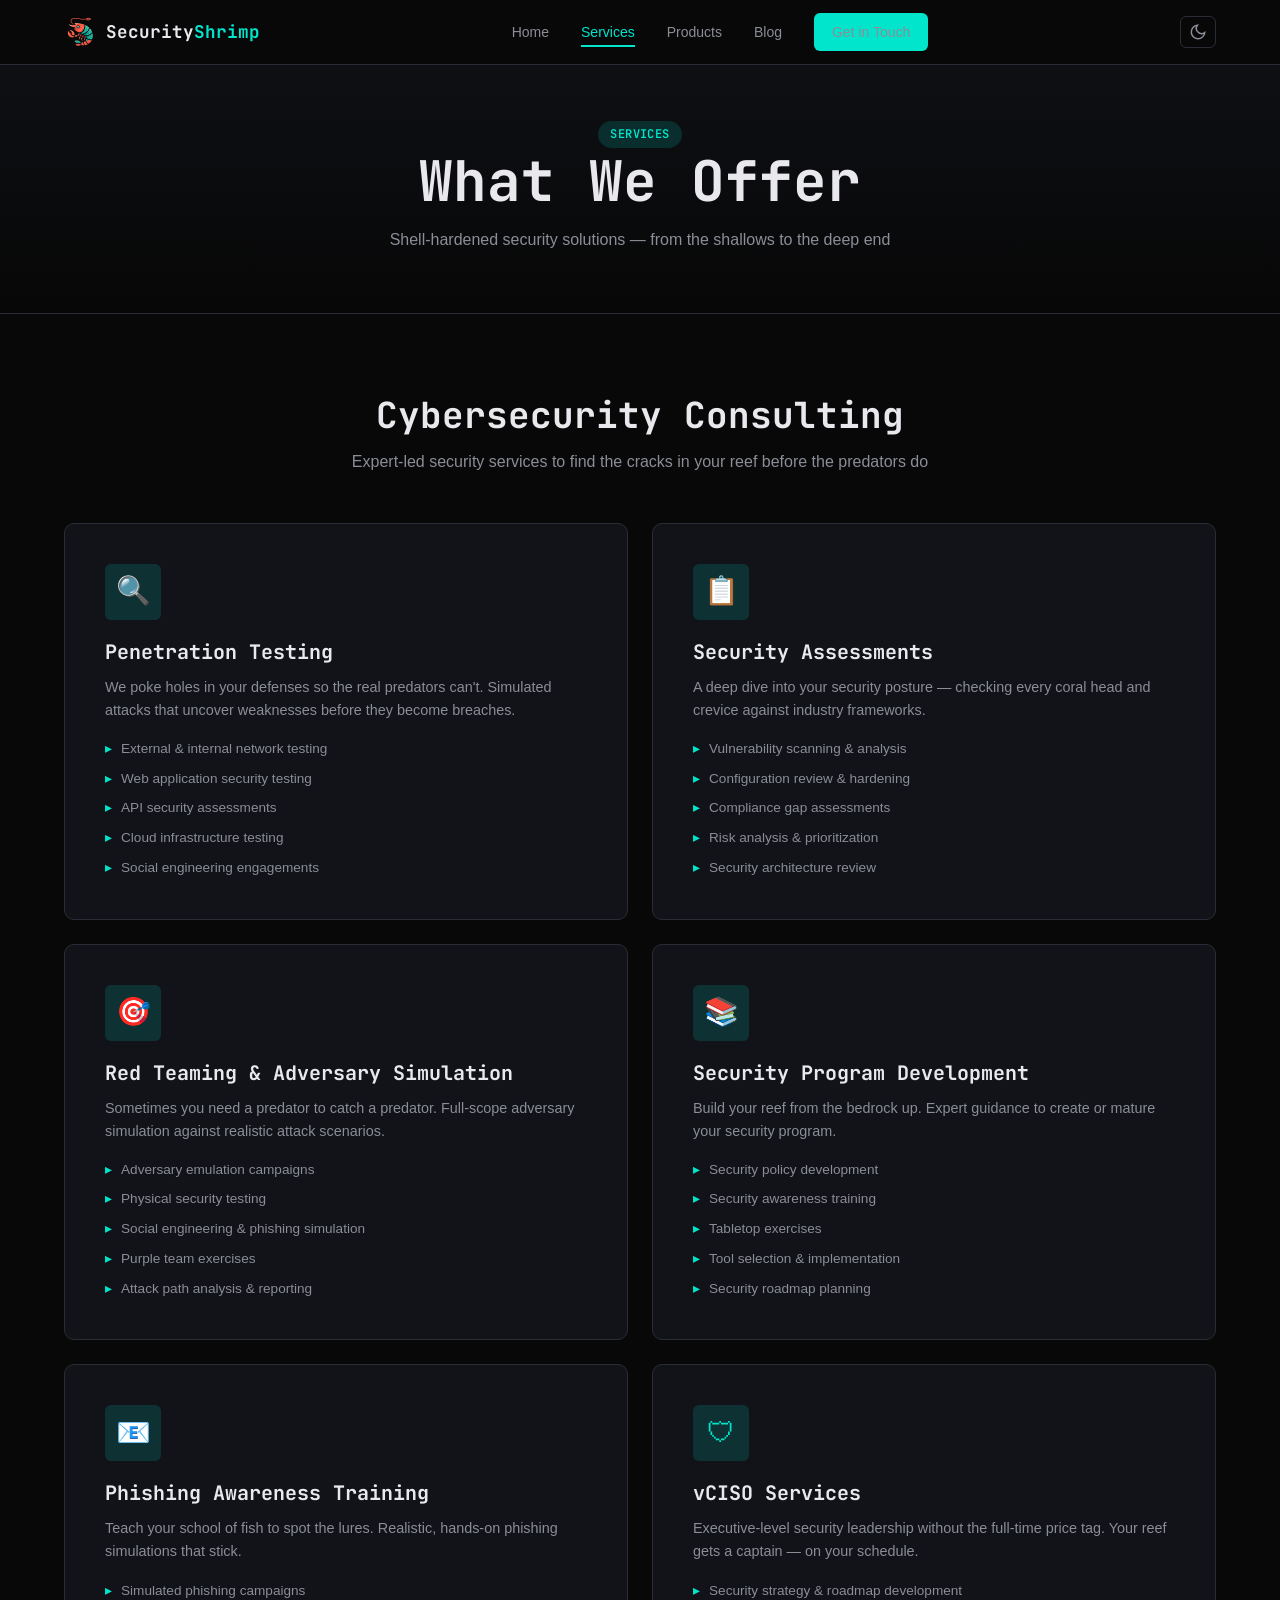
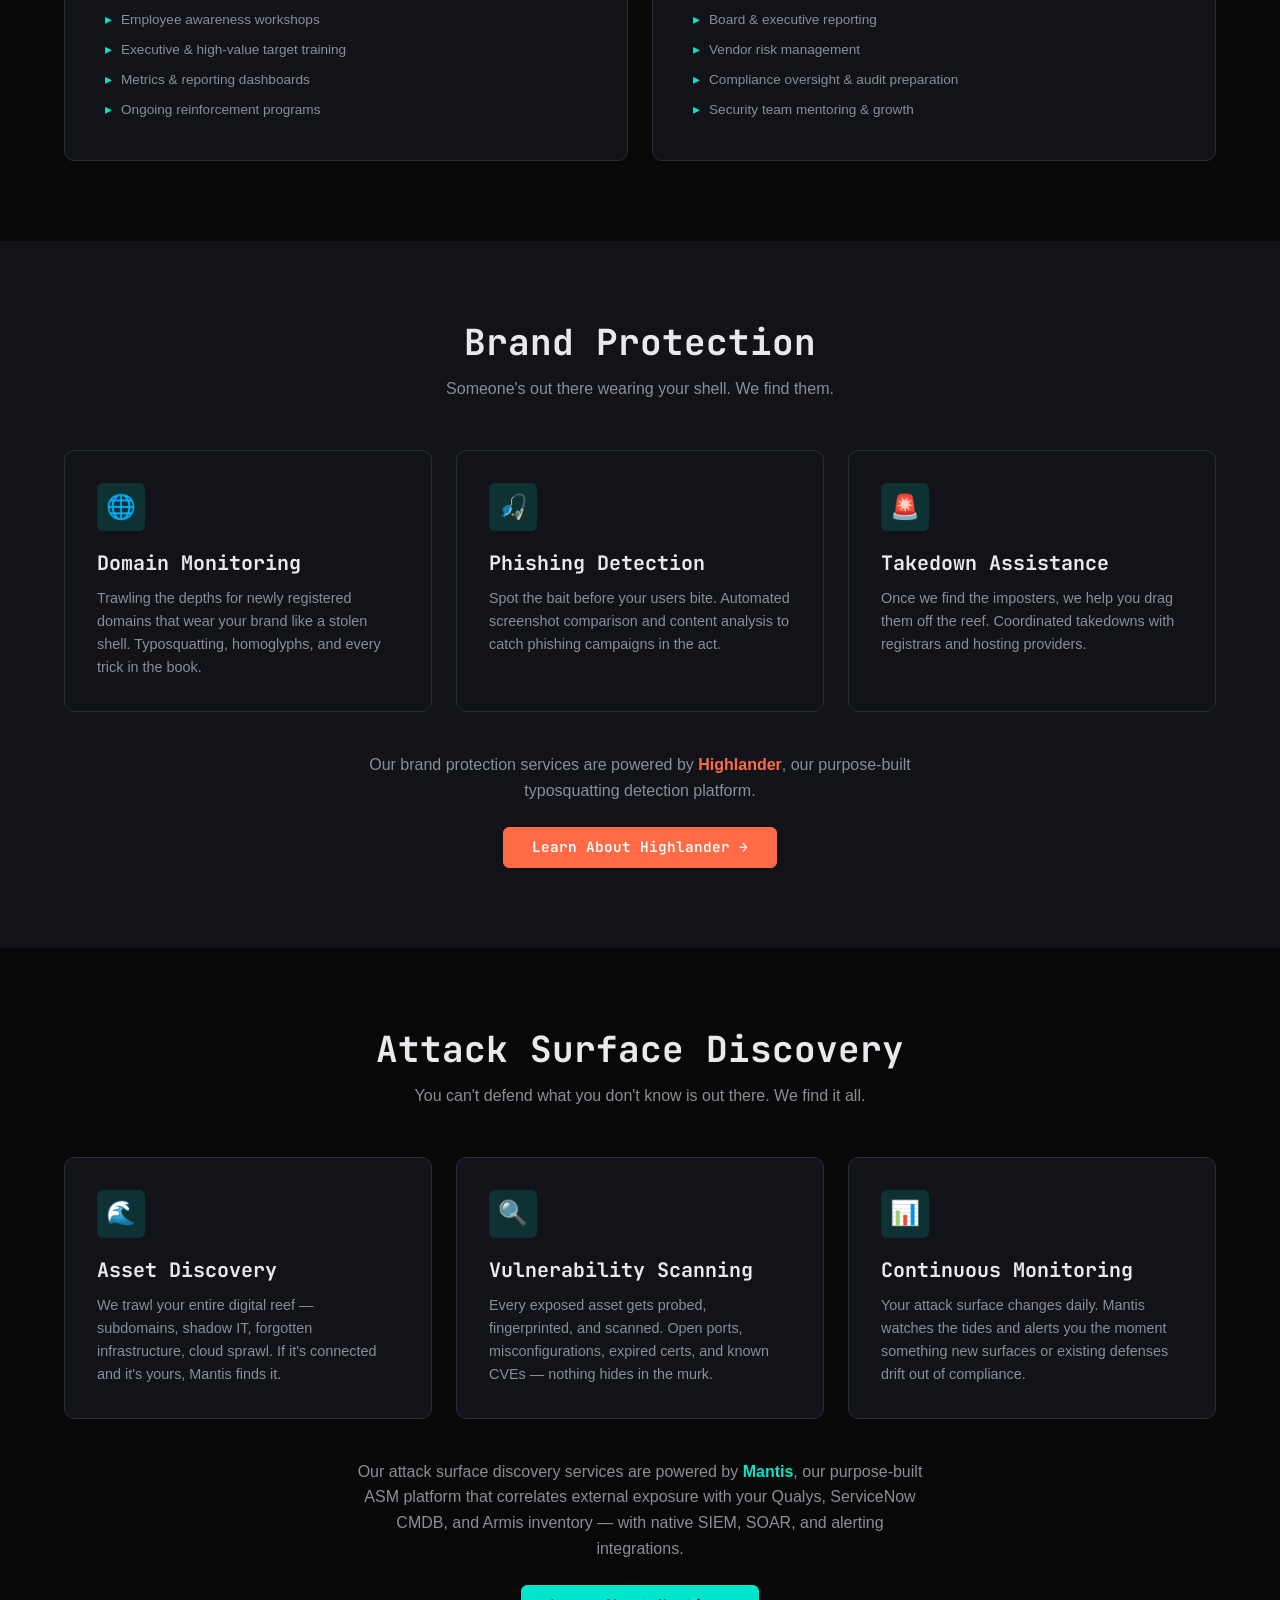
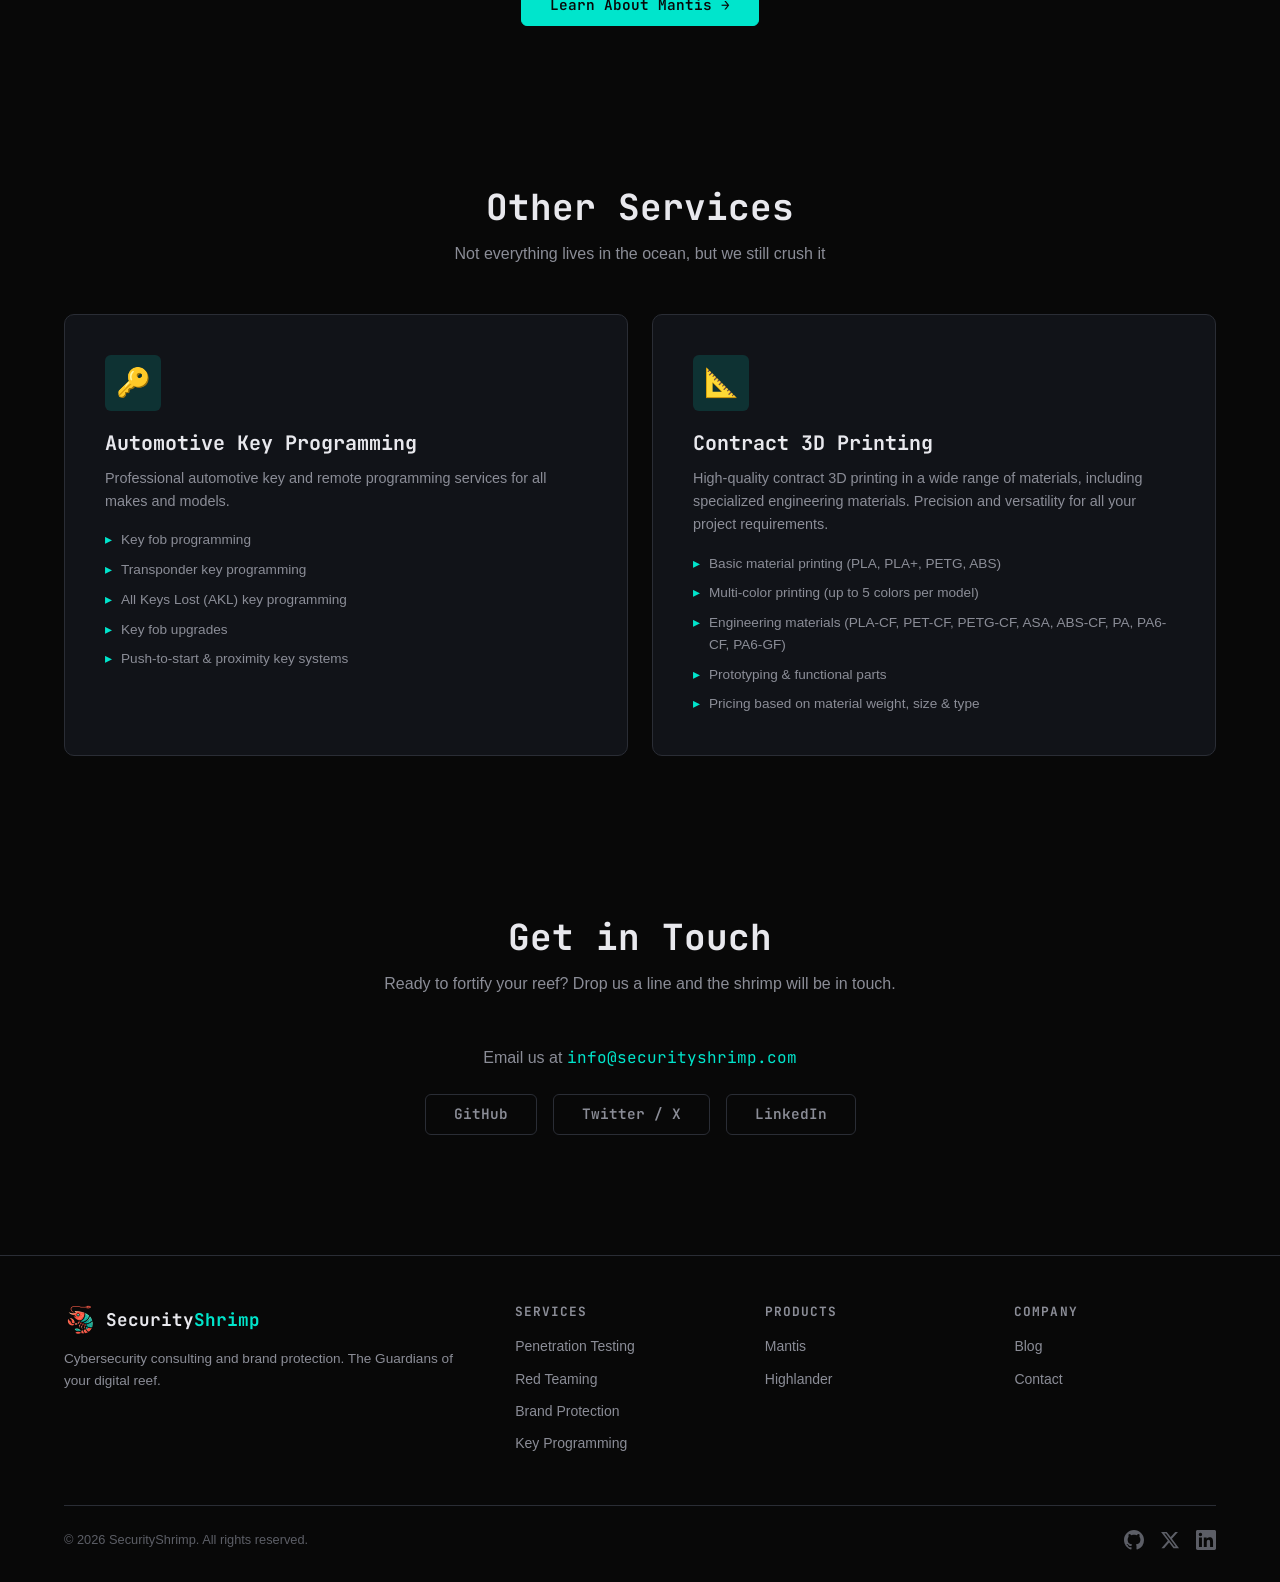
<file: services.html>
<!DOCTYPE html>
<html lang="en">
<head>
  <meta charset="UTF-8">
  <meta name="viewport" content="width=device-width, initial-scale=1.0">
  <title>Services — SecurityShrimp | Cybersecurity Consulting, Attack Surface Discovery & Brand Protection</title>
  <meta name="description" content="SecurityShrimp cybersecurity services: penetration testing, red teaming, attack surface discovery, brand protection, vCISO, phishing awareness training, and more. Omaha, NE.">
  <link rel="preconnect" href="https://fonts.googleapis.com">
  <link rel="preconnect" href="https://fonts.gstatic.com" crossorigin>
  <link rel="canonical" href="https://securityshrimp.com/services.html">
  <!-- Favicon -->
  <link rel="icon" href="favicon.ico" sizes="32x32">
  <link rel="icon" href="img/cyberpunk_shrimp_logo.svg" type="image/svg+xml">
  <link rel="apple-touch-icon" href="img/apple-touch-icon.png">
  <!-- Open Graph -->
  <meta property="og:type" content="website">
  <meta property="og:title" content="Services — SecurityShrimp">
  <meta property="og:description" content="SecurityShrimp cybersecurity services: penetration testing, security assessments, brand protection, and automotive key programming.">
  <meta property="og:image" content="https://securityshrimp.com/img/og-image.png">
  <meta property="og:url" content="https://securityshrimp.com/services.html">
  <meta property="og:site_name" content="SecurityShrimp">
  <meta name="twitter:card" content="summary_large_image">
  <meta name="twitter:site" content="@securityshrimp">
  <meta name="twitter:image" content="https://securityshrimp.com/img/og-image.png">
  <link rel="stylesheet" href="css/style.css">
  <script type="application/ld+json">
  {
    "@context": "https://schema.org",
    "@type": "BreadcrumbList",
    "itemListElement": [
      { "@type": "ListItem", "position": 1, "name": "Home", "item": "https://securityshrimp.com/" },
      { "@type": "ListItem", "position": 2, "name": "Services", "item": "https://securityshrimp.com/services.html" }
    ]
  }
  </script>
</head>
<body>

  <!-- Navigation -->
  <nav class="nav">
    <div class="container">
      <a href="index.html" class="nav-logo">
        <img src="img/logo-64.png" alt="SecurityShrimp" width="32" height="32">
        <span>Security<span class="logo-accent">Shrimp</span></span>
      </a>
      <div class="nav-links">
        <a href="index.html">Home</a>
        <a href="services.html">Services</a>
        <a href="products.html">Products</a>
        <a href="blog.html">Blog</a>
        <a href="services.html#contact" class="nav-cta">Get in Touch</a>
      </div>
      <button class="theme-toggle" aria-label="Toggle light/dark mode">
        <svg class="icon-moon" viewBox="0 0 24 24" fill="none" stroke="currentColor" stroke-width="2"><path d="M21 12.79A9 9 0 1111.21 3 7 7 0 0021 12.79z"/></svg>
        <svg class="icon-sun" viewBox="0 0 24 24" fill="none" stroke="currentColor" stroke-width="2"><circle cx="12" cy="12" r="5"/><path d="M12 1v2M12 21v2M4.22 4.22l1.42 1.42M18.36 18.36l1.42 1.42M1 12h2M21 12h2M4.22 19.78l1.42-1.42M18.36 5.64l1.42-1.42"/></svg>
      </button>
      <button class="nav-toggle" aria-label="Toggle menu" aria-expanded="false">
        <svg viewBox="0 0 24 24" fill="none" stroke="currentColor" stroke-width="2"><path d="M3 12h18M3 6h18M3 18h18"/></svg>
      </button>
    </div>
  </nav>

  <main>
  <!-- Page Hero -->
  <section class="page-hero">
    <canvas class="hero-canvas matrix-bg"></canvas>
    <div class="container">
      <span class="badge badge-accent">Services</span>
      <h1>What We Offer</h1>
      <p>Shell-hardened security solutions &mdash; from the shallows to the deep end</p>
    </div>
  </section>

  <!-- Cybersecurity Consulting -->
  <section class="section">
    <div class="container">
      <div class="section-header fade-in">
        <h2>Cybersecurity Consulting</h2>
        <p>Expert-led security services to find the cracks in your reef before the predators do</p>
      </div>
      <div class="grid grid-2 fade-in">
        <div class="card service-card">
          <div class="card-icon">&#x1F50D;</div>
          <h3>Penetration Testing</h3>
          <p>We poke holes in your defenses so the real predators can't. Simulated attacks that uncover weaknesses before they become breaches.</p>
          <ul class="service-list">
            <li>External &amp; internal network testing</li>
            <li>Web application security testing</li>
            <li>API security assessments</li>
            <li>Cloud infrastructure testing</li>
            <li>Social engineering engagements</li>
          </ul>
        </div>
        <div class="card service-card">
          <div class="card-icon">&#x1F4CB;</div>
          <h3>Security Assessments</h3>
          <p>A deep dive into your security posture &mdash; checking every coral head and crevice against industry frameworks.</p>
          <ul class="service-list">
            <li>Vulnerability scanning &amp; analysis</li>
            <li>Configuration review &amp; hardening</li>
            <li>Compliance gap assessments</li>
            <li>Risk analysis &amp; prioritization</li>
            <li>Security architecture review</li>
          </ul>
        </div>
        <div class="card service-card">
          <div class="card-icon">&#x1F3AF;</div>
          <h3>Red Teaming &amp; Adversary Simulation</h3>
          <p>Sometimes you need a predator to catch a predator. Full-scope adversary simulation against realistic attack scenarios.</p>
          <ul class="service-list">
            <li>Adversary emulation campaigns</li>
            <li>Physical security testing</li>
            <li>Social engineering &amp; phishing simulation</li>
            <li>Purple team exercises</li>
            <li>Attack path analysis &amp; reporting</li>
          </ul>
        </div>
        <div class="card service-card">
          <div class="card-icon">&#x1F4DA;</div>
          <h3>Security Program Development</h3>
          <p>Build your reef from the bedrock up. Expert guidance to create or mature your security program.</p>
          <ul class="service-list">
            <li>Security policy development</li>
            <li>Security awareness training</li>
            <li>Tabletop exercises</li>
            <li>Tool selection &amp; implementation</li>
            <li>Security roadmap planning</li>
          </ul>
        </div>
        <div class="card service-card">
          <div class="card-icon">&#x1F4E7;</div>
          <h3>Phishing Awareness Training</h3>
          <p>Teach your school of fish to spot the lures. Realistic, hands-on phishing simulations that stick.</p>
          <ul class="service-list">
            <li>Simulated phishing campaigns</li>
            <li>Employee awareness workshops</li>
            <li>Executive &amp; high-value target training</li>
            <li>Metrics &amp; reporting dashboards</li>
            <li>Ongoing reinforcement programs</li>
          </ul>
        </div>
        <div class="card service-card">
          <div class="card-icon">&#x1F6E1;</div>
          <h3>vCISO Services</h3>
          <p>Executive-level security leadership without the full-time price tag. Your reef gets a captain &mdash; on your schedule.</p>
          <ul class="service-list">
            <li>Security strategy &amp; roadmap development</li>
            <li>Board &amp; executive reporting</li>
            <li>Vendor risk management</li>
            <li>Compliance oversight &amp; audit preparation</li>
            <li>Security team mentoring &amp; growth</li>
          </ul>
        </div>
      </div>
    </div>
  </section>

  <!-- Brand Protection -->
  <section class="section" style="background: var(--bg-surface);">
    <div class="container">
      <div class="section-header fade-in">
        <h2>Brand Protection</h2>
        <p>Someone's out there wearing your shell. We find them.</p>
      </div>
      <div class="grid grid-3 fade-in">
        <div class="card">
          <div class="card-icon">&#x1F310;</div>
          <h3>Domain Monitoring</h3>
          <p>Trawling the depths for newly registered domains that wear your brand like a stolen shell. Typosquatting, homoglyphs, and every trick in the book.</p>
        </div>
        <div class="card">
          <div class="card-icon">&#x1F3A3;</div>
          <h3>Phishing Detection</h3>
          <p>Spot the bait before your users bite. Automated screenshot comparison and content analysis to catch phishing campaigns in the act.</p>
        </div>
        <div class="card">
          <div class="card-icon">&#x1F6A8;</div>
          <h3>Takedown Assistance</h3>
          <p>Once we find the imposters, we help you drag them off the reef. Coordinated takedowns with registrars and hosting providers.</p>
        </div>
      </div>
      <div style="text-align: center; margin-top: 40px;" class="fade-in">
        <p style="margin: 0 auto 24px;">Our brand protection services are powered by <strong style="color: var(--accent-2);">Highlander</strong>, our purpose-built typosquatting detection platform.</p>
        <a href="products.html" class="btn btn-coral">Learn About Highlander &rarr;</a>
      </div>
    </div>
  </section>

  <!-- Attack Surface Discovery -->
  <section class="section">
    <div class="container">
      <div class="section-header fade-in">
        <h2>Attack Surface Discovery</h2>
        <p>You can't defend what you don't know is out there. We find it all.</p>
      </div>
      <div class="grid grid-3 fade-in">
        <div class="card">
          <div class="card-icon">&#x1F30A;</div>
          <h3>Asset Discovery</h3>
          <p>We trawl your entire digital reef &mdash; subdomains, shadow IT, forgotten infrastructure, cloud sprawl. If it's connected and it's yours, Mantis finds it.</p>
        </div>
        <div class="card">
          <div class="card-icon">&#x1F50D;</div>
          <h3>Vulnerability Scanning</h3>
          <p>Every exposed asset gets probed, fingerprinted, and scanned. Open ports, misconfigurations, expired certs, and known CVEs &mdash; nothing hides in the murk.</p>
        </div>
        <div class="card">
          <div class="card-icon">&#x1F4CA;</div>
          <h3>Continuous Monitoring</h3>
          <p>Your attack surface changes daily. Mantis watches the tides and alerts you the moment something new surfaces or existing defenses drift out of compliance.</p>
        </div>
      </div>
      <div style="text-align: center; margin-top: 40px;" class="fade-in">
        <p style="margin: 0 auto 24px;">Our attack surface discovery services are powered by <strong style="color: var(--accent);">Mantis</strong>, our purpose-built ASM platform that correlates external exposure with your Qualys, ServiceNow CMDB, and Armis inventory &mdash; with native SIEM, SOAR, and alerting integrations.</p>
        <a href="products.html" class="btn btn-primary">Learn About Mantis &rarr;</a>
      </div>
    </div>
  </section>

  <!-- Other Services -->
  <section class="section">
    <div class="container">
      <div class="section-header fade-in">
        <h2>Other Services</h2>
        <p>Not everything lives in the ocean, but we still crush it</p>
      </div>
      <div class="grid grid-2 fade-in">
        <div class="card service-card">
          <div class="card-icon">&#x1F511;</div>
          <h3>Automotive Key Programming</h3>
          <p>Professional automotive key and remote programming services for all makes and models.</p>
          <ul class="service-list">
            <li>Key fob programming</li>
            <li>Transponder key programming</li>
            <li>All Keys Lost (AKL) key programming</li>
            <li>Key fob upgrades</li>
            <li>Push-to-start &amp; proximity key systems</li>
          </ul>
        </div>
        <div class="card service-card">
          <div class="card-icon">&#x1F4D0;</div>
          <h3>Contract 3D Printing</h3>
          <p>High-quality contract 3D printing in a wide range of materials, including specialized engineering materials. Precision and versatility for all your project requirements.</p>
          <ul class="service-list">
            <li>Basic material printing (PLA, PLA+, PETG, ABS)</li>
            <li>Multi-color printing (up to 5 colors per model)</li>
            <li>Engineering materials (PLA-CF, PET-CF, PETG-CF, ASA, ABS-CF, PA, PA6-CF, PA6-GF)</li>
            <li>Prototyping &amp; functional parts</li>
            <li>Pricing based on material weight, size &amp; type</li>
          </ul>
        </div>
      </div>
    </div>
  </section>

  <!-- Contact -->
  <section class="section" id="contact">
    <div class="container" style="max-width: 600px;">
      <div class="section-header fade-in">
        <h2>Get in Touch</h2>
        <p>Ready to fortify your reef? Drop us a line and the shrimp will be in touch.</p>
      </div>
      <div class="fade-in" style="text-align: center;">
        <p style="margin-bottom: 24px;">Email us at <a href="mailto:info@securityshrimp.com" style="font-family: var(--font-mono);">info@securityshrimp.com</a></p>
        <div style="display: flex; gap: 16px; justify-content: center; flex-wrap: wrap;">
          <a href="https://github.com/f8al" class="btn btn-ghost">GitHub</a>
          <a href="https://x.com/securityshrimp" class="btn btn-ghost">Twitter / X</a>
          <a href="https://linkedin.com/in/skipcruse" class="btn btn-ghost">LinkedIn</a>
        </div>
      </div>
    </div>
  </section>

  </main>

  <!-- Footer -->
  <footer class="footer">
    <div class="container">
      <div class="footer-grid">
        <div class="footer-brand">
          <a href="index.html" class="nav-logo">
            <img src="img/logo-64.png" alt="SecurityShrimp" width="28" height="28">
            <span>Security<span class="logo-accent">Shrimp</span></span>
          </a>
          <p>Cybersecurity consulting and brand protection.
            The Guardians of your digital reef.</p>
        </div>
        <div class="footer-col">
          <h4>Services</h4>
          <a href="services.html">Penetration Testing</a>
          <a href="services.html">Red Teaming</a>
          <a href="services.html">Brand Protection</a>
          <a href="services.html">Key Programming</a>
        </div>
        <div class="footer-col">
          <h4>Products</h4>
          <a href="products.html">Mantis</a>
          <a href="products.html">Highlander</a>
        </div>
        <div class="footer-col">
          <h4>Company</h4>
          <a href="blog.html">Blog</a>
          <a href="services.html#contact">Contact</a>
        </div>
      </div>
      <div class="footer-bottom">
        <span>&copy; 2026 SecurityShrimp. All rights reserved.</span>
        <div class="footer-socials">
          <a href="https://github.com/f8al" aria-label="GitHub">
            <svg width="20" height="20" viewBox="0 0 24 24" fill="currentColor"><path d="M12 0C5.37 0 0 5.37 0 12c0 5.31 3.435 9.795 8.205 11.385.6.105.825-.255.825-.57 0-.285-.015-1.23-.015-2.235-3.015.555-3.795-.735-4.035-1.41-.135-.345-.72-1.41-1.23-1.695-.42-.225-1.02-.78-.015-.795.945-.015 1.62.87 1.845 1.23 1.08 1.815 2.805 1.305 3.495.99.105-.78.42-1.305.765-1.605-2.67-.3-5.46-1.335-5.46-5.925 0-1.305.465-2.385 1.23-3.225-.12-.3-.54-1.53.12-3.18 0 0 1.005-.315 3.3 1.23.96-.27 1.98-.405 3-.405s2.04.135 3 .405c2.295-1.56 3.3-1.23 3.3-1.23.66 1.65.24 2.88.12 3.18.765.84 1.23 1.905 1.23 3.225 0 4.605-2.805 5.625-5.475 5.925.435.375.81 1.095.81 2.22 0 1.605-.015 2.895-.015 3.3 0 .315.225.69.825.57A12.02 12.02 0 0024 12c0-6.63-5.37-12-12-12z"/></svg>
          </a>
          <a href="https://x.com/securityshrimp" aria-label="Twitter">
            <svg width="20" height="20" viewBox="0 0 24 24" fill="currentColor"><path d="M18.244 2.25h3.308l-7.227 8.26 8.502 11.24H16.17l-5.214-6.817L4.99 21.75H1.68l7.73-8.835L1.254 2.25H8.08l4.713 6.231zm-1.161 17.52h1.833L7.084 4.126H5.117z"/></svg>
          </a>
          <a href="https://linkedin.com/in/skipcruse" aria-label="LinkedIn">
            <svg width="20" height="20" viewBox="0 0 24 24" fill="currentColor"><path d="M20.447 20.452h-3.554v-5.569c0-1.328-.027-3.037-1.852-3.037-1.853 0-2.136 1.445-2.136 2.939v5.667H9.351V9h3.414v1.561h.046c.477-.9 1.637-1.85 3.37-1.85 3.601 0 4.267 2.37 4.267 5.455v6.286zM5.337 7.433a2.062 2.062 0 01-2.063-2.065 2.064 2.064 0 112.063 2.065zm1.782 13.019H3.555V9h3.564v11.452zM22.225 0H1.771C.792 0 0 .774 0 1.729v20.542C0 23.227.792 24 1.771 24h20.451C23.2 24 24 23.227 24 22.271V1.729C24 .774 23.2 0 22.222 0h.003z"/></svg>
          </a>
        </div>
      </div>
    </div>
  </footer>

  <script src="js/effects.js"></script>
  <script src="js/main.js"></script>
</body>
</html>
</file>
<file: css/style.css>
/* ============================================================
   SecurityShrimp Theme — Cyberpunk Dark Aesthetic
   Based on Highlander theme.css
   ============================================================ */

/* --- Fonts --- */
@import url('https://fonts.googleapis.com/css2?family=JetBrains+Mono:wght@400;500;600;700&display=swap');

/* --- Variables --- */
:root {
  --bg-primary: #080808;
  --bg-surface: #111318;
  --bg-surface-2: #1a1d24;
  --bg-surface-3: #22252e;
  --border-color: #2a2d35;
  --border-hover: #3a3d45;

  --accent: #00E5CC;
  --accent-dim: rgba(0, 229, 204, 0.15);
  --accent-hover: #00FFE0;
  --accent-2: #FF6B47;
  --accent-2-dim: rgba(255, 107, 71, 0.15);
  --accent-2-hover: #FF8066;

  --text-primary: #E8E8ED;
  --text-secondary: #8B8D97;
  --text-tertiary: #5C5E66;

  --success: #22C55E;
  --warning: #F59E0B;
  --danger: #EF4444;

  --font-mono: 'JetBrains Mono', 'Fira Code', 'Cascadia Code', monospace;
  --font-sans: -apple-system, BlinkMacSystemFont, 'Segoe UI', Roboto, 'Helvetica Neue', Arial, sans-serif;

  --radius-sm: 6px;
  --radius-md: 10px;
  --radius-lg: 16px;

  --shadow-sm: 0 1px 3px rgba(0, 0, 0, 0.4);
  --shadow-md: 0 4px 12px rgba(0, 0, 0, 0.5);
  --shadow-lg: 0 8px 30px rgba(0, 0, 0, 0.6);
  --shadow-glow: 0 0 20px rgba(0, 229, 204, 0.1);

  --nav-bg: rgba(8, 8, 8, 0.85);
  --nav-mobile-bg: rgba(8, 8, 8, 0.95);
  --matrix-fade: rgba(8, 8, 8, 0.08);
  --matrix-color: #00E5CC;
}

/* --- Light Mode --- */
[data-theme="light"] {
  --bg-primary: #F5F5F7;
  --bg-surface: #FFFFFF;
  --bg-surface-2: #EEEEF0;
  --bg-surface-3: #E4E4E7;
  --border-color: #D1D1D6;
  --border-hover: #B0B0B8;

  --accent: #00A894;
  --accent-dim: rgba(0, 168, 148, 0.12);
  --accent-hover: #00C4AC;
  --accent-2: #E5533A;
  --accent-2-dim: rgba(229, 83, 58, 0.12);
  --accent-2-hover: #FF6B47;

  --text-primary: #1A1A1F;
  --text-secondary: #5C5E66;
  --text-tertiary: #8B8D97;

  --shadow-sm: 0 1px 3px rgba(0, 0, 0, 0.08);
  --shadow-md: 0 4px 12px rgba(0, 0, 0, 0.1);
  --shadow-lg: 0 8px 30px rgba(0, 0, 0, 0.12);
  --shadow-glow: 0 0 20px rgba(0, 168, 148, 0.08);

  --nav-bg: rgba(245, 245, 247, 0.85);
  --nav-mobile-bg: rgba(245, 245, 247, 0.95);
  --matrix-fade: rgba(245, 245, 247, 0.08);
  --matrix-color: #00A894;
}

/* --- Reset --- */
*, *::before, *::after { box-sizing: border-box; margin: 0; padding: 0; }
html { font-size: 16px; -webkit-font-smoothing: antialiased; scroll-behavior: smooth; }
body {
  font-family: var(--font-sans);
  background: var(--bg-primary);
  color: var(--text-primary);
  line-height: 1.6;
  min-height: 100vh;
  overflow-x: hidden;
}
img, svg { max-width: 100%; display: block; }
a { color: var(--accent); text-decoration: none; transition: color 0.2s; }
a:hover { color: var(--accent-hover); }
ul { list-style: none; }

/* --- Scrollbar --- */
::-webkit-scrollbar { width: 8px; }
::-webkit-scrollbar-track { background: var(--bg-primary); }
::-webkit-scrollbar-thumb { background: var(--border-color); border-radius: 4px; }
::-webkit-scrollbar-thumb:hover { background: var(--border-hover); }

/* --- Typography --- */
h1, h2, h3, h4 { font-family: var(--font-mono); font-weight: 700; line-height: 1.2; color: var(--text-primary); }
h1 { font-size: clamp(2rem, 5vw, 3.5rem); }
h2 { font-size: clamp(1.5rem, 3vw, 2.25rem); }
h3 { font-size: 1.25rem; }
p { color: var(--text-secondary); max-width: 65ch; }
code, .mono { font-family: var(--font-mono); }

/* --- Layout --- */
.container { max-width: 1200px; margin: 0 auto; padding: 0 24px; width: 100%; }
.section { padding: 80px 0; }
.section-header { text-align: center; margin-bottom: 48px; }
.section-header p { margin: 12px auto 0; }

/* --- Navigation --- */
.nav {
  position: fixed; top: 0; left: 0; right: 0; z-index: 1000;
  background: var(--nav-bg);
  backdrop-filter: blur(12px);
  border-bottom: 1px solid var(--border-color);
}
.nav .container {
  display: flex; align-items: center; justify-content: space-between;
  height: 64px;
}
.nav-logo {
  display: flex; align-items: center; gap: 10px;
  font-family: var(--font-mono); font-weight: 700; font-size: 1.1rem;
  color: var(--text-primary);
}
.nav-logo svg { width: 32px; height: 32px; }
.nav-logo img { width: 32px; height: 32px; object-fit: contain; }
.logo-img { }
.nav-logo .logo-accent { color: var(--accent); }
.nav-links { display: flex; align-items: center; gap: 32px; }
.nav-links a {
  font-size: 0.875rem; font-weight: 500; color: var(--text-secondary);
  transition: color 0.2s;
  position: relative;
}
.nav-links a:hover, .nav-links a.active { color: var(--accent); }
.nav-links a::after {
  content: ''; position: absolute; bottom: -4px; left: 0; width: 0; height: 2px;
  background: var(--accent); transition: width 0.2s;
}
.nav-links a:hover::after, .nav-links a.active::after { width: 100%; }
.nav-cta {
  padding: 8px 18px; background: var(--accent); color: var(--bg-primary);
  border-radius: var(--radius-sm); font-weight: 600; font-size: 0.85rem;
  transition: all 0.2s;
}
.nav-cta:hover { background: var(--accent-hover); color: var(--bg-primary); box-shadow: 0 0 16px rgba(0, 229, 204, 0.3); }
.nav-toggle { display: none; background: none; border: none; color: var(--text-primary); cursor: pointer; padding: 4px; }
.nav-toggle svg { width: 24px; height: 24px; }

/* --- Hero --- */
.hero {
  position: relative; min-height: 100vh; display: flex; align-items: center;
  overflow: hidden; padding-top: 64px;
}
.hero-canvas {
  position: absolute; top: 0; left: 0; width: 100%; height: 100%;
  z-index: 0; opacity: 0.15;
}
.hero-scanlines {
  position: absolute; top: 0; left: 0; width: 100%; height: 100%;
  background: repeating-linear-gradient(0deg, transparent, transparent 2px, rgba(0,0,0,0.08) 2px, rgba(0,0,0,0.08) 4px);
  z-index: 1; pointer-events: none;
}
.hero-content {
  position: relative; z-index: 2; text-align: center; width: 100%;
  padding: 60px 24px;
}
.hero-logo { width: 120px; height: 120px; margin: 0 auto 24px; filter: drop-shadow(0 0 20px rgba(0, 229, 204, 0.3)); }
.hero h1 { font-size: clamp(2.5rem, 6vw, 4.5rem); margin-bottom: 16px; }
.hero .tagline {
  font-size: clamp(1rem, 2vw, 1.35rem); color: var(--text-secondary);
  max-width: 600px; margin: 0 auto 40px; font-weight: 400;
}
.hero-actions { display: flex; gap: 16px; justify-content: center; flex-wrap: wrap; }

/* Glitch effect */
.glitch {
  position: relative; display: inline-block;
}
.glitch::before, .glitch::after {
  content: attr(data-text); position: absolute; top: 0; left: 0;
  width: 100%; height: 100%; overflow: hidden;
  clip-path: inset(50%);
}
.glitch::before {
  color: var(--accent); text-shadow: -2px 0 var(--accent);
  animation: glitch-1 3s infinite linear alternate-reverse;
}
.glitch::after {
  color: var(--accent-2); text-shadow: 2px 0 var(--accent-2);
  animation: glitch-2 2s infinite linear alternate-reverse;
}
@keyframes glitch-1 {
  0%, 10% { clip-path: inset(50%); transform: translate(0); }
  11% { clip-path: inset(20% 0 40% 0); transform: translate(-3px, 1px); }
  13% { clip-path: inset(60% 0 5% 0); transform: translate(3px, -1px); }
  15% { clip-path: inset(10% 0 70% 0); transform: translate(-2px, 2px); }
  17% { clip-path: inset(50% 0 20% 0); transform: translate(2px, -2px); }
  19%, 45% { clip-path: inset(50%); transform: translate(0); }
  46% { clip-path: inset(30% 0 35% 0); transform: translate(-4px, 1px); }
  48% { clip-path: inset(5% 0 60% 0); transform: translate(3px, -2px); }
  50% { clip-path: inset(70% 0 10% 0); transform: translate(-1px, 2px); }
  52%, 78% { clip-path: inset(50%); transform: translate(0); }
  79% { clip-path: inset(15% 0 55% 0); transform: translate(2px, 1px); }
  81% { clip-path: inset(45% 0 25% 0); transform: translate(-3px, -1px); }
  83% { clip-path: inset(65% 0 10% 0); transform: translate(2px, -2px); }
  85%, 100% { clip-path: inset(50%); transform: translate(0); }
}
@keyframes glitch-2 {
  0%, 15% { clip-path: inset(50%); transform: translate(0); }
  16% { clip-path: inset(40% 0 20% 0); transform: translate(2px, -1px); }
  18% { clip-path: inset(10% 0 60% 0); transform: translate(-2px, 1px); }
  20% { clip-path: inset(70% 0 5% 0); transform: translate(1px, 2px); }
  22%, 55% { clip-path: inset(50%); transform: translate(0); }
  56% { clip-path: inset(25% 0 45% 0); transform: translate(-3px, -1px); }
  58% { clip-path: inset(55% 0 15% 0); transform: translate(2px, 1px); }
  60% { clip-path: inset(80% 0 5% 0); transform: translate(-1px, -2px); }
  62%, 85% { clip-path: inset(50%); transform: translate(0); }
  86% { clip-path: inset(35% 0 30% 0); transform: translate(3px, 1px); }
  88% { clip-path: inset(10% 0 65% 0); transform: translate(-2px, -1px); }
  90%, 100% { clip-path: inset(50%); transform: translate(0); }
}

/* --- Buttons --- */
.btn {
  display: inline-flex; align-items: center; gap: 8px;
  padding: 12px 28px; border: 1px solid transparent;
  border-radius: var(--radius-sm); font-size: 0.9rem; font-weight: 600;
  cursor: pointer; transition: all 0.2s ease;
  font-family: var(--font-mono); line-height: 1; text-align: center;
}
.btn-primary { background: var(--accent); color: var(--bg-primary); border-color: var(--accent); }
.btn-primary:hover { background: var(--accent-hover); border-color: var(--accent-hover); box-shadow: 0 0 20px rgba(0, 229, 204, 0.3); color: var(--bg-primary); }
.btn-secondary { background: transparent; color: var(--accent); border-color: var(--accent); }
.btn-secondary:hover { background: var(--accent-dim); color: var(--accent-hover); }
.btn-coral { background: var(--accent-2); color: #fff; border-color: var(--accent-2); }
.btn-coral:hover { background: var(--accent-2-hover); border-color: var(--accent-2-hover); box-shadow: 0 0 20px rgba(255, 107, 71, 0.3); color: #fff; }
.btn-ghost { background: transparent; color: var(--text-secondary); border-color: var(--border-color); }
.btn-ghost:hover { color: var(--text-primary); border-color: var(--border-hover); background: var(--bg-surface-2); }
.btn-lg { padding: 16px 36px; font-size: 1rem; }
.btn-sm { padding: 8px 16px; font-size: 0.8rem; }

/* --- Cards --- */
.card {
  background: var(--bg-surface); border: 1px solid var(--border-color);
  border-radius: var(--radius-md); padding: 32px;
  transition: border-color 0.3s, box-shadow 0.3s, transform 0.3s;
}
.card:hover {
  border-color: rgba(0, 229, 204, 0.3); box-shadow: var(--shadow-glow);
  transform: translateY(-4px);
}
.card-icon {
  width: 48px; height: 48px; margin-bottom: 20px;
  display: flex; align-items: center; justify-content: center;
  background: var(--accent-dim); border-radius: var(--radius-sm);
  color: var(--accent); font-size: 1.5rem;
}
.card h3 { margin-bottom: 12px; }
.card p { font-size: 0.9rem; }

/* --- Grid --- */
.grid { display: grid; gap: 24px; }
.grid-2 { grid-template-columns: repeat(2, 1fr); }
.grid-3 { grid-template-columns: repeat(3, 1fr); }
.grid-4 { grid-template-columns: repeat(4, 1fr); }

/* --- OSS Tags --- */
.oss-tag {
  display: inline-block; font-size: 0.7rem; font-family: var(--font-mono);
  padding: 2px 8px; border-radius: 4px;
  background: rgba(0, 229, 204, 0.08); color: var(--accent);
  border: 1px solid rgba(0, 229, 204, 0.15);
}

/* --- Product Feature Section --- */
.product-highlight {
  display: grid; grid-template-columns: 1fr 1fr; gap: 48px;
  align-items: center;
}
.product-highlight-content h2 { margin-bottom: 16px; }
.product-highlight-content p { margin-bottom: 24px; }
.product-features { display: flex; flex-direction: column; gap: 12px; margin-bottom: 28px; }
.product-feature {
  display: flex; align-items: center; gap: 10px;
  font-size: 0.9rem; color: var(--text-secondary);
}
.product-feature .check { color: var(--accent); font-weight: 700; }
.product-visual {
  background: var(--bg-surface); border: 1px solid var(--border-color);
  border-radius: var(--radius-lg); padding: 40px;
  display: flex; align-items: center; justify-content: center;
  min-height: 300px; position: relative; overflow: hidden;
}
.product-visual svg { width: 120px; height: 120px; filter: drop-shadow(0 0 30px rgba(0, 229, 204, 0.2)); }
.product-visual::before {
  content: ''; position: absolute; inset: 0;
  background: radial-gradient(ellipse at center, rgba(0, 229, 204, 0.05) 0%, transparent 70%);
}

/* --- Stats / Counters --- */
.stats { display: flex; justify-content: center; gap: 64px; padding: 40px 0; flex-wrap: wrap; }
.stat { text-align: center; }
.stat-value { font-family: var(--font-mono); font-size: 2.5rem; font-weight: 700; color: var(--accent); }
.stat-label { font-size: 0.85rem; color: var(--text-secondary); margin-top: 4px; }

/* --- Services Page --- */
.service-card { padding: 40px; }
.service-card .card-icon { width: 56px; height: 56px; font-size: 1.75rem; }
.service-list { display: flex; flex-direction: column; gap: 8px; margin-top: 16px; }
.service-list li {
  font-size: 0.85rem; color: var(--text-secondary);
  padding-left: 16px; position: relative;
}
.service-list li::before {
  content: '\25B8'; position: absolute; left: 0; color: var(--accent);
}

/* --- Blog --- */
.blog-grid { display: grid; gap: 24px; }
.blog-card {
  background: var(--bg-surface); border: 1px solid var(--border-color);
  border-radius: var(--radius-md); padding: 28px;
  transition: border-color 0.3s, box-shadow 0.3s;
  display: block; color: inherit;
}
.blog-card:hover { border-color: rgba(0, 229, 204, 0.3); box-shadow: var(--shadow-glow); color: inherit; }
.blog-card-meta { font-size: 0.8rem; color: var(--text-tertiary); font-family: var(--font-mono); margin-bottom: 8px; }
.blog-card h3 { margin-bottom: 8px; color: var(--text-primary); transition: color 0.2s; }
.blog-card:hover h3 { color: var(--accent); }
.blog-card p { font-size: 0.9rem; }

/* --- Post / Prose --- */
.prose { max-width: 720px; margin: 0 auto; }
.prose h1 { margin-bottom: 8px; }
.prose .post-meta { color: var(--text-tertiary); font-family: var(--font-mono); font-size: 0.85rem; margin-bottom: 40px; }
.prose h2 { margin-top: 48px; margin-bottom: 16px; }
.prose h3 { margin-top: 32px; margin-bottom: 12px; }
.prose p { margin-bottom: 20px; color: var(--text-secondary); max-width: none; }
.prose a { color: var(--accent); text-decoration: underline; text-underline-offset: 3px; }
.prose ul, .prose ol { margin-bottom: 20px; padding-left: 24px; color: var(--text-secondary); }
.prose ul { list-style: disc; }
.prose ol { list-style: decimal; }
.prose li { margin-bottom: 6px; font-size: 0.95rem; }
.prose img { border-radius: var(--radius-md); margin: 24px 0; }
.prose blockquote {
  border-left: 3px solid var(--accent); padding: 12px 20px;
  background: var(--bg-surface); border-radius: 0 var(--radius-sm) var(--radius-sm) 0;
  margin: 24px 0;
}
.prose blockquote p { color: var(--text-secondary); margin-bottom: 0; }
.prose pre {
  background: var(--bg-surface); border: 1px solid var(--border-color);
  border-radius: var(--radius-md); padding: 20px; overflow-x: auto;
  margin: 24px 0; font-size: 0.85rem;
}
.prose code {
  font-family: var(--font-mono); font-size: 0.85em;
  background: var(--bg-surface-2); padding: 2px 6px; border-radius: 4px;
}
.prose pre code { background: none; padding: 0; }

/* --- Footer --- */
.footer {
  border-top: 1px solid var(--border-color); padding: 48px 0 32px;
  margin-top: 40px;
}
.footer-grid { display: grid; grid-template-columns: 2fr 1fr 1fr 1fr; gap: 48px; margin-bottom: 40px; }
.footer-brand p { margin-top: 12px; font-size: 0.85rem; }
.footer-col h4 { font-size: 0.8rem; text-transform: uppercase; letter-spacing: 0.08em; color: var(--text-secondary); margin-bottom: 16px; }
.footer-col a { display: block; font-size: 0.875rem; color: var(--text-secondary); margin-bottom: 10px; }
.footer-col a:hover { color: var(--accent); }
.footer-bottom {
  border-top: 1px solid var(--border-color); padding-top: 24px;
  display: flex; justify-content: space-between; align-items: center;
  font-size: 0.8rem; color: var(--text-tertiary);
}
.footer-socials { display: flex; gap: 16px; }
.footer-socials a { color: var(--text-tertiary); transition: color 0.2s; }
.footer-socials a:hover { color: var(--accent); }

/* --- Page Hero (inner pages) --- */
.page-hero {
  position: relative; overflow: hidden;
  padding: 120px 0 60px; text-align: center;
  border-bottom: 1px solid var(--border-color);
  background: linear-gradient(180deg, var(--bg-surface) 0%, var(--bg-primary) 100%);
}
.page-hero .container { position: relative; z-index: 2; }
.page-hero h1 { margin-bottom: 12px; }
.page-hero p { margin: 0 auto; }

/* --- Badges --- */
.badge {
  display: inline-flex; align-items: center; padding: 4px 12px;
  border-radius: 100px; font-size: 0.75rem; font-weight: 600;
  text-transform: uppercase; letter-spacing: 0.04em;
  font-family: var(--font-mono);
}
.badge-accent { background: var(--accent-dim); color: var(--accent); }
.badge-coral { background: var(--accent-2-dim); color: var(--accent-2); }

/* --- Animations --- */
.fade-in {
  opacity: 0; transform: translateY(20px);
  transition: opacity 0.6s ease, transform 0.6s ease;
}
.fade-in.visible { opacity: 1; transform: translateY(0); }

/* --- Theme Toggle --- */
.theme-toggle {
  background: none; border: 1px solid var(--border-color); border-radius: var(--radius-sm);
  color: var(--text-secondary); cursor: pointer; padding: 6px 8px;
  display: flex; align-items: center; justify-content: center;
  transition: color 0.2s, border-color 0.2s, background 0.2s;
}
.theme-toggle:hover {
  color: var(--accent); border-color: var(--accent);
  background: var(--accent-dim);
}
.theme-toggle svg { width: 18px; height: 18px; }
.theme-toggle .icon-sun { display: none; }
.theme-toggle .icon-moon { display: block; }
[data-theme="light"] .theme-toggle .icon-sun { display: block; }
[data-theme="light"] .theme-toggle .icon-moon { display: none; }

/* Light mode: soften hero scanlines & logo */
[data-theme="light"] .hero-scanlines { opacity: 0.03; }
[data-theme="light"] .hero-logo { filter: none; }
[data-theme="light"] .nav-logo img { filter: none; }

/* --- Responsive --- */
@media (max-width: 1024px) {
  .product-highlight { grid-template-columns: 1fr; }
  .footer-grid { grid-template-columns: 1fr 1fr; }
}
@media (max-width: 768px) {
  .grid-2, .grid-3, .grid-4 { grid-template-columns: 1fr; }
  .stats { gap: 32px; }
  .nav-links { display: none; }
  .nav-links.open {
    display: flex; flex-direction: column;
    position: absolute; top: 64px; left: 0; right: 0;
    background: var(--nav-mobile-bg); backdrop-filter: blur(12px);
    border-bottom: 1px solid var(--border-color);
    padding: 24px; gap: 20px;
  }
  .nav-toggle { display: block; }
  .footer-grid { grid-template-columns: 1fr; gap: 32px; }
  .section { padding: 60px 0; }
  .hero-content { padding: 40px 16px; }
}
</file>
